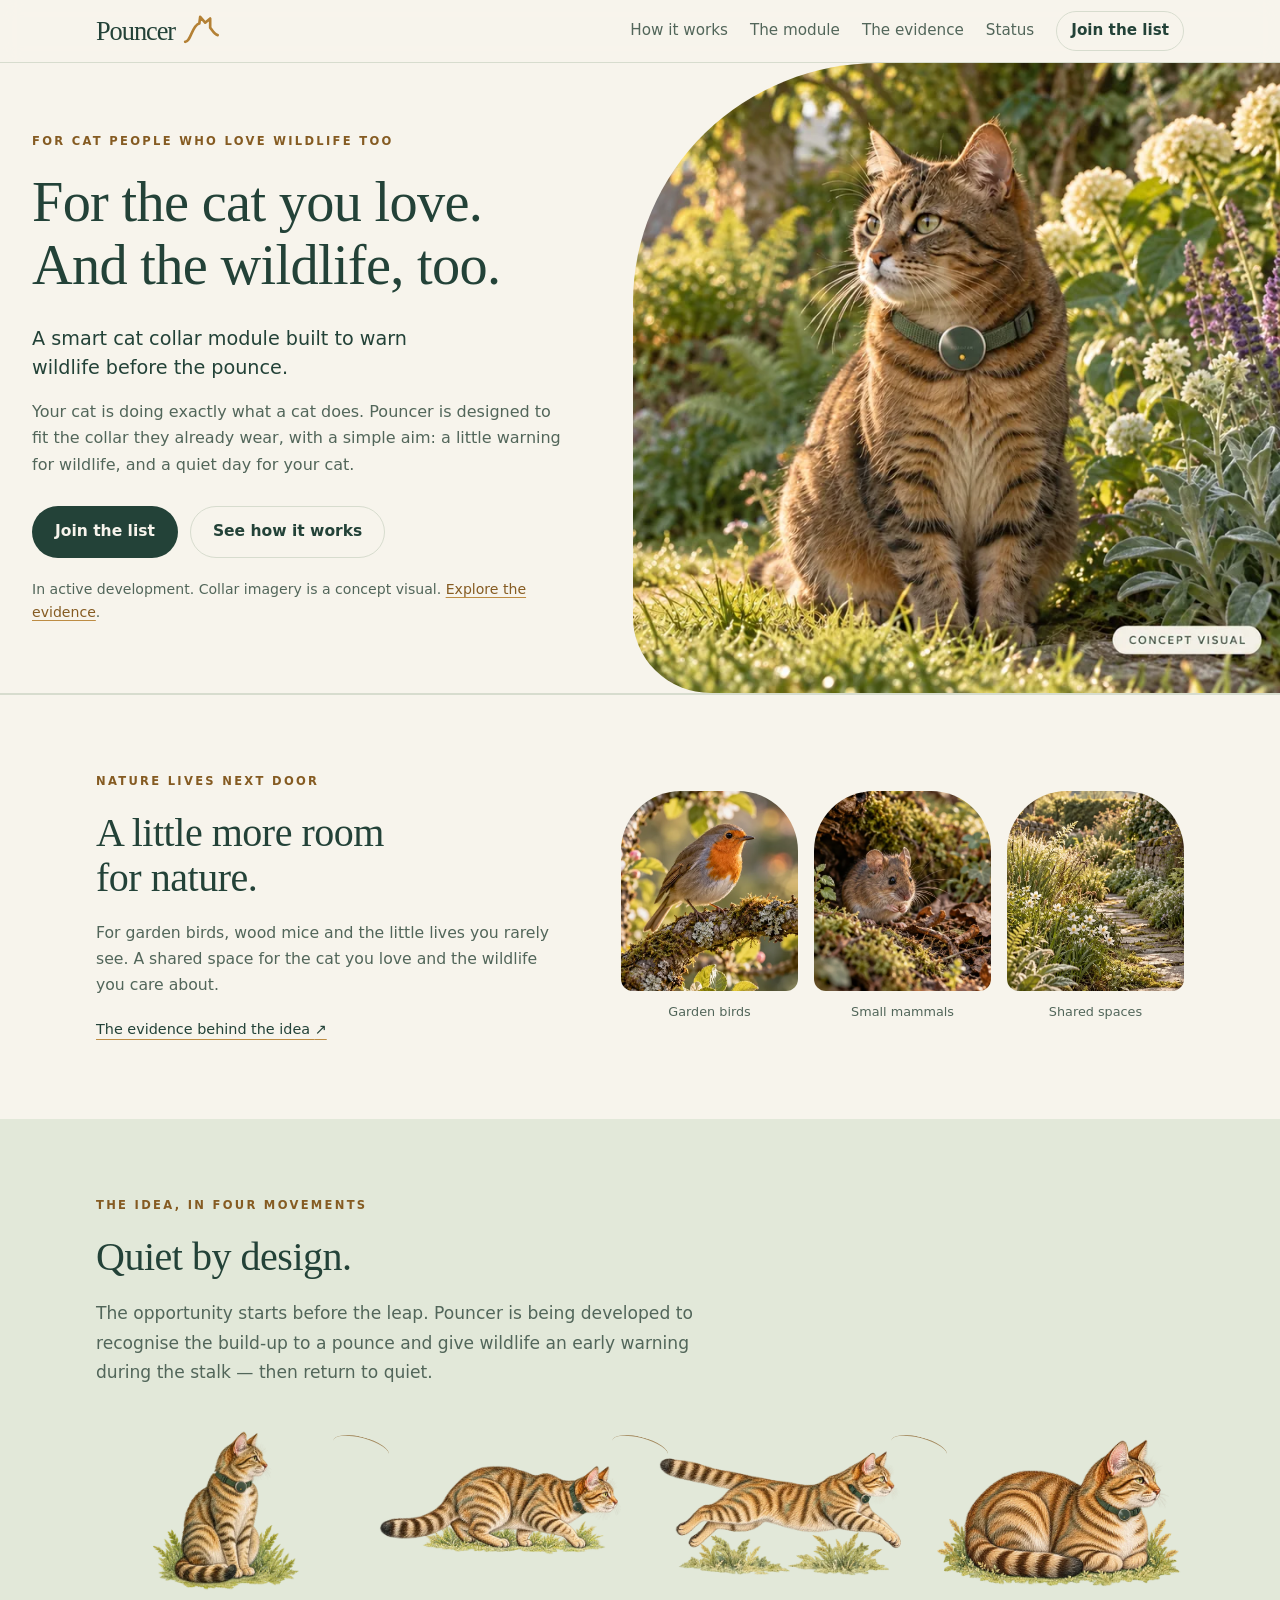
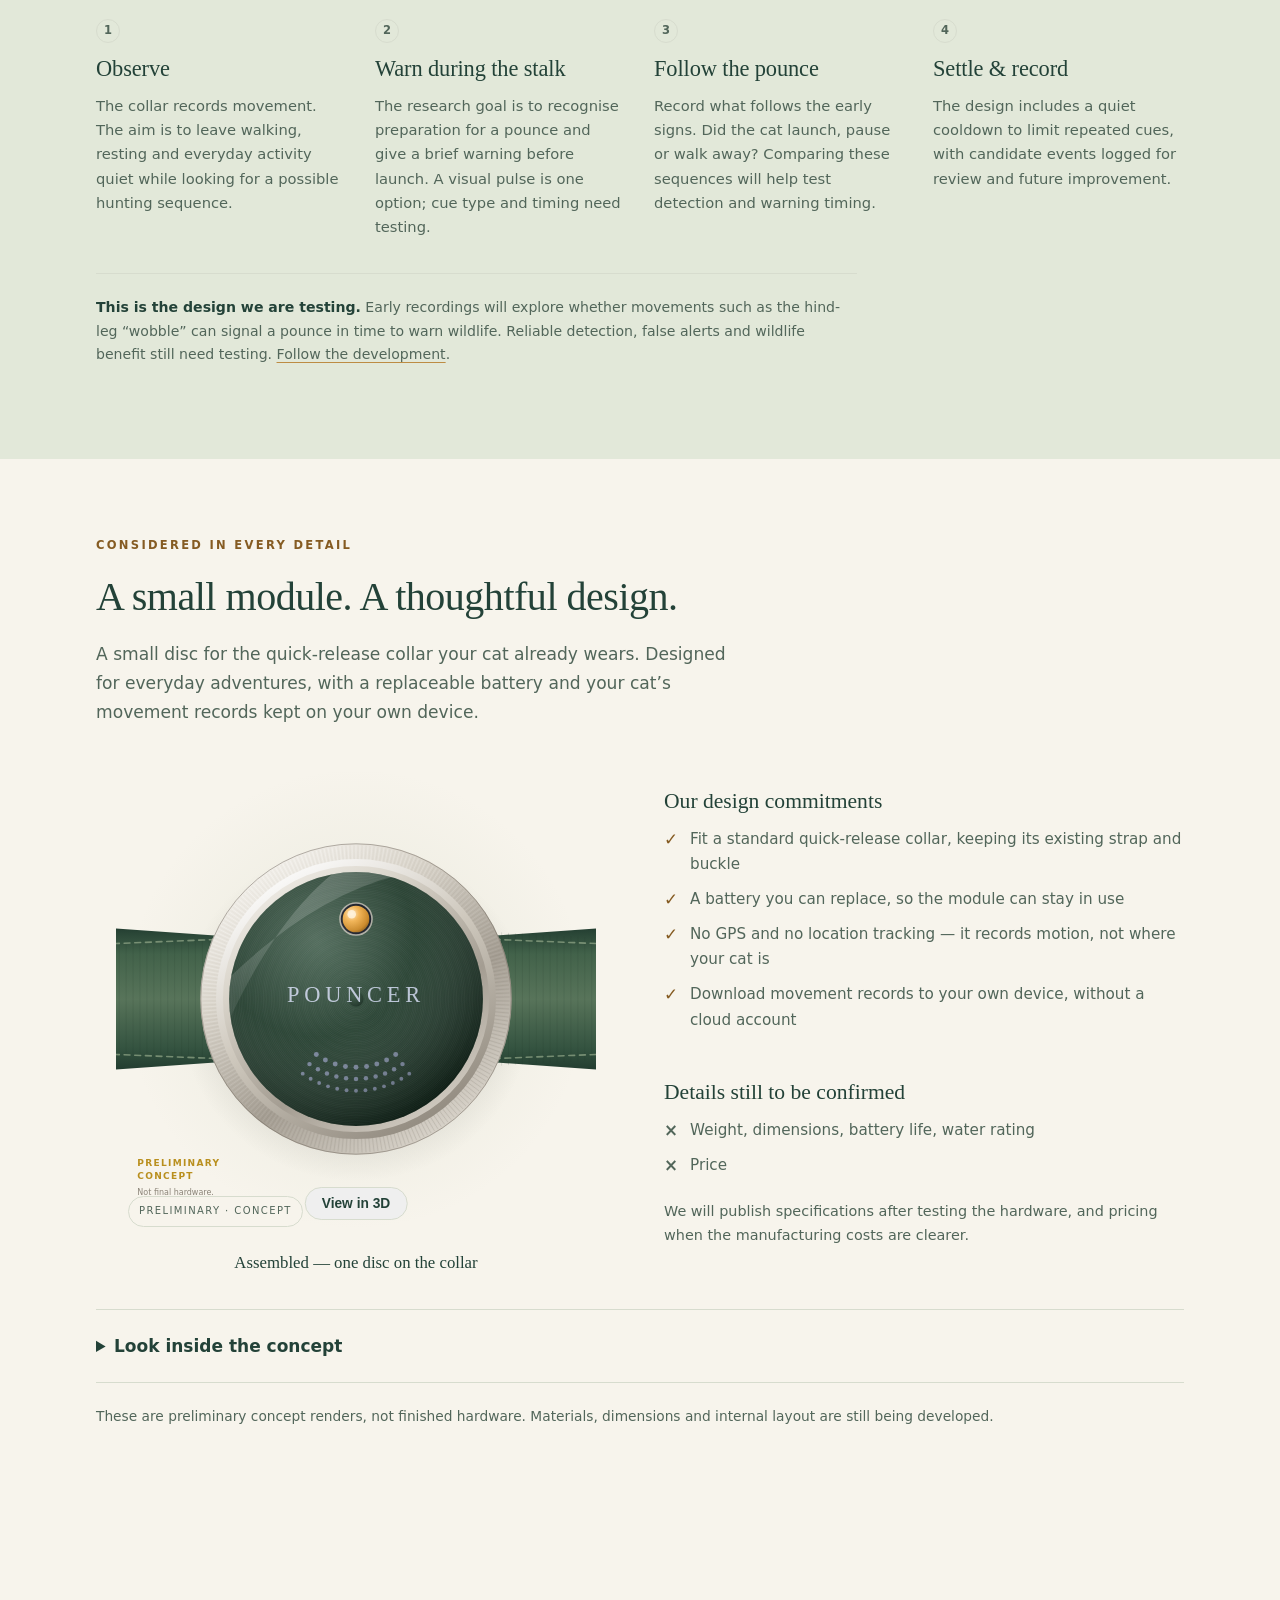
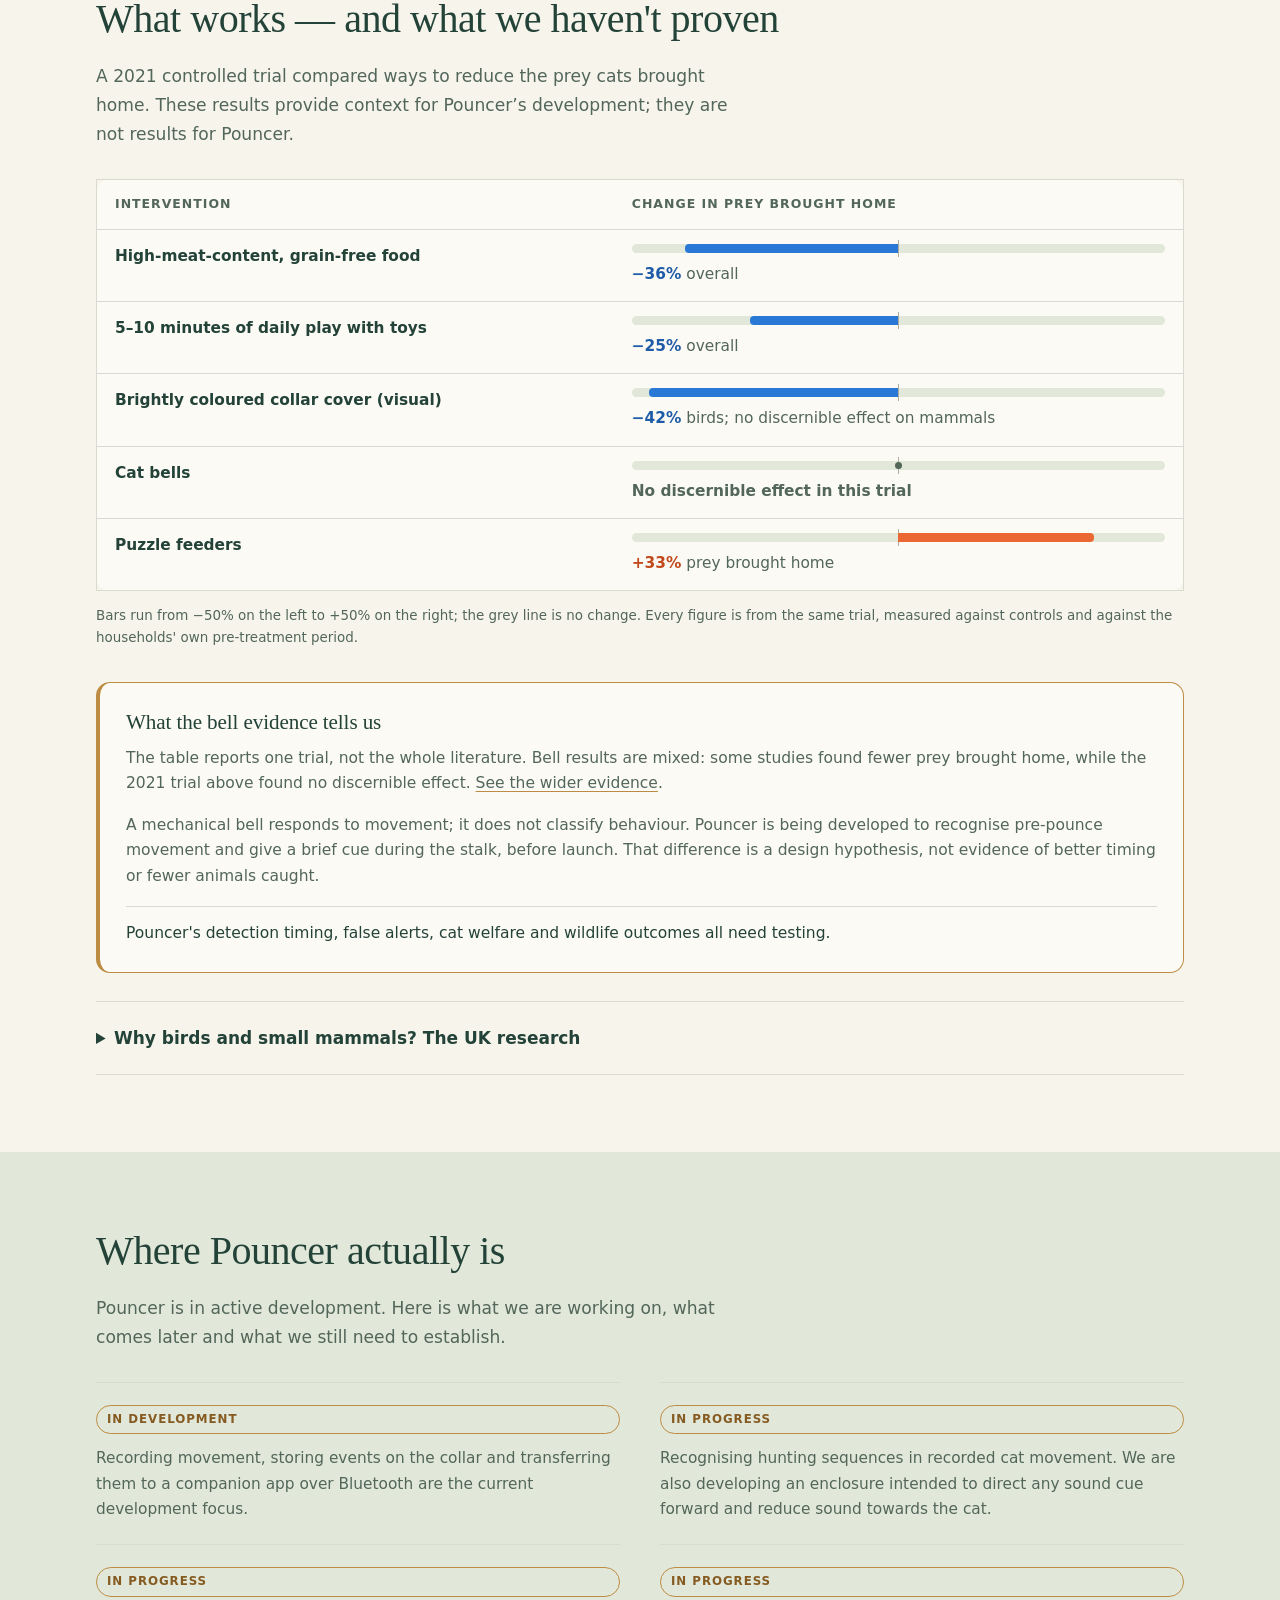
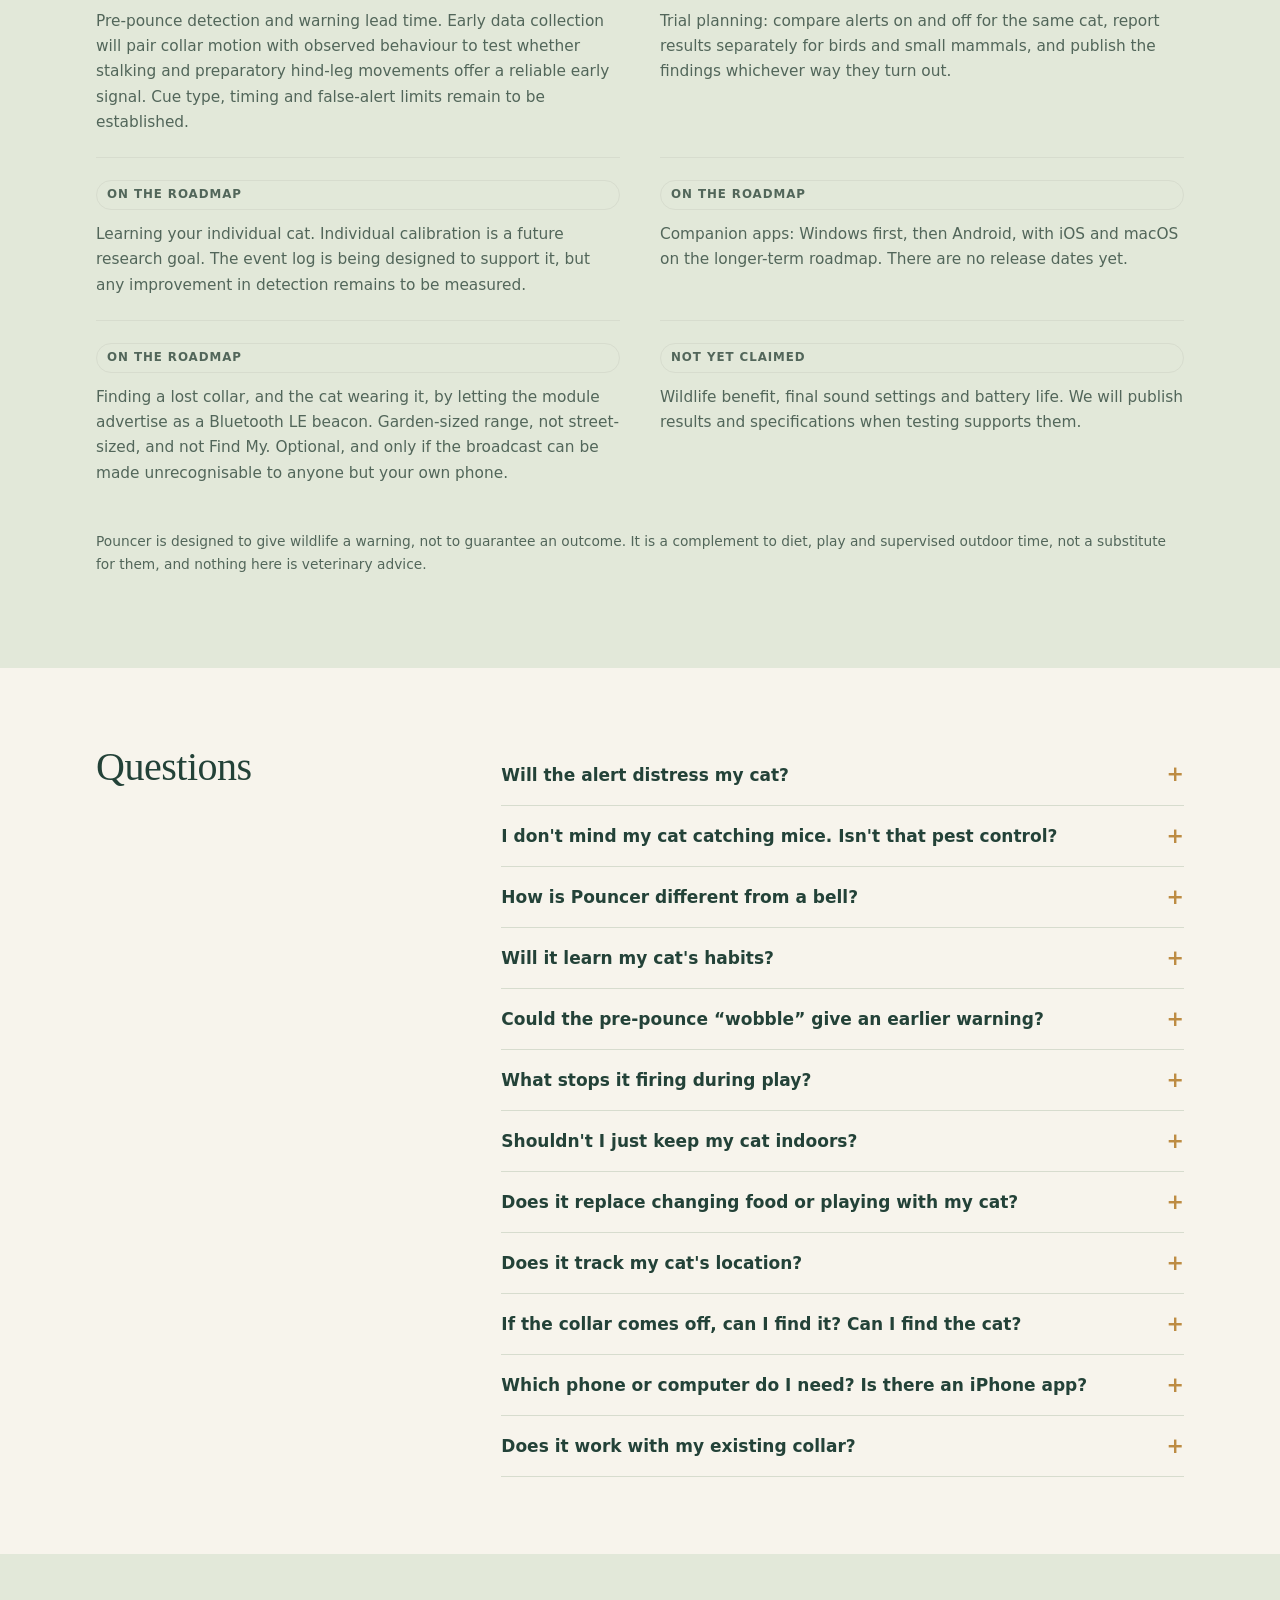
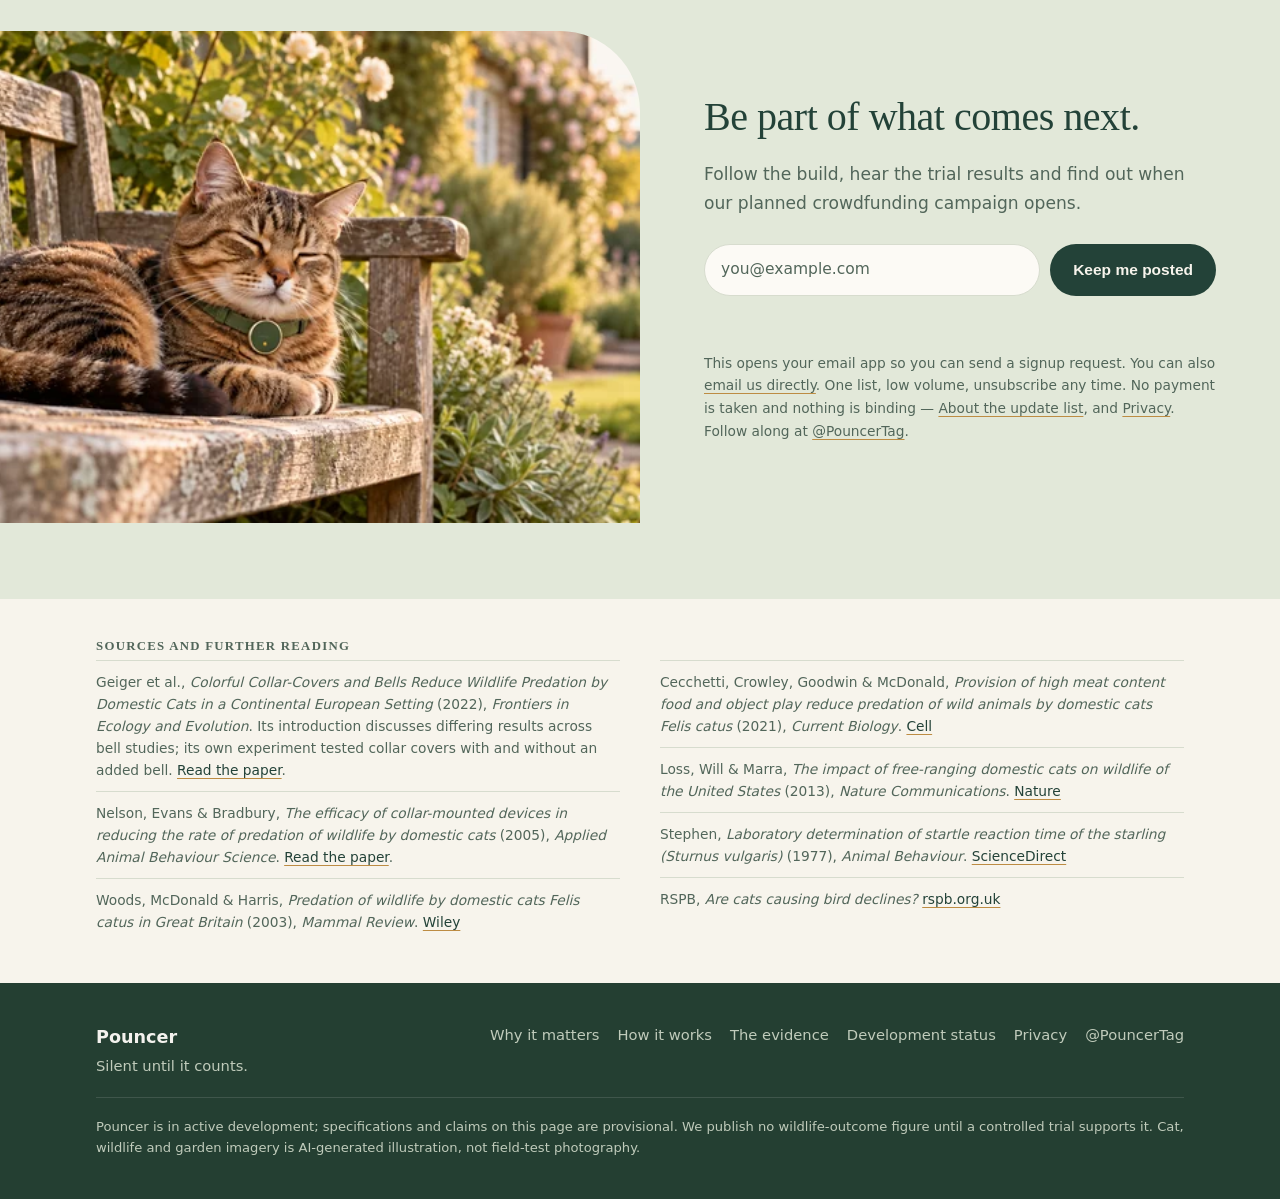
<file: index.html>
<!DOCTYPE html>
<html lang="en-GB">
<head>
<meta charset="utf-8">
<meta name="viewport" content="width=device-width, initial-scale=1">
<title>Pouncer — A Smart Cat Collar Built to Warn Wildlife Before the Pounce</title>
<meta name="description" content="Pouncer is a cat collar module being developed to warn wildlife before a pounce. Explore the idea, the evidence and our progress.">
<link rel="canonical" href="https://pouncer.uk/">
<meta name="theme-color" content="#243f32">

<meta property="og:type" content="website">
<meta property="og:site_name" content="Pouncer">
<meta property="og:title" content="Pouncer — A Smart Cat Collar Built to Warn Wildlife Before the Pounce">
<meta property="og:description" content="For the cat you love and the wildlife you care about. A collar module being developed to give an early warning before a pounce.">
<meta property="og:url" content="https://pouncer.uk/">
<meta property="og:image" content="https://pouncer.uk/assets/img/social-card.jpg">
<meta name="twitter:card" content="summary_large_image">
<meta name="twitter:site" content="@PouncerTag">

<link rel="icon" href="assets/img/favicon.svg" type="image/svg+xml">
<link rel="stylesheet" href="assets/css/styles.css">
<noscript><style>.nav-toggle,.module-load{display:none}.site-nav{display:flex}</style></noscript>
</head>
<body>
<a class="skip-link" href="#main">Skip to content</a>

<header class="site-header">
  <div class="wrap header-inner">
    <a class="brand" href="#top" aria-label="Pouncer home">
      <img src="assets/img/logo.svg" alt="" width="34" height="34" aria-hidden="true">
      <span class="brand-word">Pouncer</span>
    </a>

    <button class="nav-toggle" type="button" aria-expanded="false" aria-controls="site-nav">
      <span class="nav-toggle-bar" aria-hidden="true"></span>
      <span class="sr-only">Menu</span>
    </button>

    <nav id="site-nav" class="site-nav" aria-label="Primary">
      <a href="#how">How it works</a>
      <a href="#product">The module</a>
      <a href="#evidence">The evidence</a>
      <a href="#status">Status</a>
      <a class="nav-cta" href="preorder/">Join the list</a>
    </nav>
  </div>
</header>

<main id="main">

  <section class="hero" id="top">
    <div class="wrap hero-inner">
      <div class="hero-copy">
        <p class="eyebrow">For cat people who love wildlife too</p>
        <h1>For the cat you love.<br>And the wildlife, too.</h1>
        <p class="hero-definition">A smart cat collar module built to warn wildlife before the pounce.</p>
        <p class="lede">
          Your cat is doing exactly what a cat does. Pouncer is designed to fit the collar they already wear,
          with a simple aim: a little warning for wildlife, and a quiet day for your cat.
        </p>
        <div class="hero-actions">
          <a class="btn btn-primary" href="preorder/">Join the list</a>
          <a class="btn btn-ghost" href="#how">See how it works</a>
        </div>
        <p class="hero-note">
          In active development. Collar imagery is a concept visual.
          <a href="#evidence">Explore the evidence</a>.
        </p>
      </div>

      <div class="hero-art">
        <img src="assets/img/garden-cat-collar-1280.webp" srcset="assets/img/garden-cat-collar-640.webp 640w, assets/img/garden-cat-collar-1280.webp 1280w" sizes="(max-width: 880px) 100vw, 55vw" alt="Concept visual of a tabby wearing a collar with a round Pouncer module in a sunlit garden" width="1280" height="720" fetchpriority="high">
      </div>
    </div>
  </section>

  <section class="section nature-story" id="why" aria-labelledby="nature-heading">
    <div class="wrap nature-inner">
      <div class="nature-copy">
        <p class="eyebrow">Nature lives next door</p>
        <h2 id="nature-heading">A little more room for nature.</h2>
        <p>For garden birds, wood mice and the little lives you rarely see. A shared space for the cat you love and the wildlife you care about.</p>
        <a class="text-link" href="#evidence">The evidence behind the idea <span aria-hidden="true">↗</span></a>
      </div>
      <div class="nature-grid">
        <figure><img src="assets/img/robin.webp" alt="A robin perched on a mossy branch" width="545" height="941" loading="lazy"><figcaption>Garden birds</figcaption></figure>
        <figure><img src="assets/img/wood-mouse.webp" alt="A wood mouse beside a mossy log" width="545" height="941" loading="lazy"><figcaption>Small mammals</figcaption></figure>
        <figure><img src="assets/img/garden.webp" alt="A cottage garden path edged with grasses and flowers" width="545" height="941" loading="lazy"><figcaption>Shared spaces</figcaption></figure>
      </div>
    </div>
  </section>

  <section class="section section-how" id="how">
    <div class="wrap">
      <p class="eyebrow">The idea, in four movements</p><h2>Quiet by design.</h2>
      <p class="section-lede">
        The opportunity starts before the leap. Pouncer is being developed to recognise the build-up
        to a pounce and give wildlife an early warning during the stalk — then return to quiet.
      </p>

      <ol class="steps">
        <li class="step">
          <img class="cat-art" src="assets/img/cat-observe.webp" width="600" height="400" alt="A seated tabby watching attentively, wearing a collar with a round Pouncer tag" loading="lazy">
          <span class="step-num">1</span>
          <h3>Observe</h3>
          <p>
            The collar records movement. The aim is to leave walking, resting and everyday
            activity quiet while looking for a possible hunting sequence.
          </p>
        </li>
        <li class="step">
          <img class="cat-art" src="assets/img/cat-stalk.webp" width="600" height="400" alt="A tabby crouching low with its head forward, wearing a collar with a round Pouncer tag" loading="lazy">
          <span class="step-num">2</span>
          <h3>Warn during the stalk</h3>
          <p>
            The research goal is to recognise preparation for a pounce and give a brief warning
            before launch. A visual pulse is one option; cue type and timing need testing.
          </p>
        </li>
        <li class="step">
          <img class="cat-art" src="assets/img/cat-launch.webp" width="600" height="400" alt="A tabby springing forward with its paws extended, wearing a collar with a round Pouncer tag" loading="lazy">
          <span class="step-num">3</span>
          <h3>Follow the pounce</h3>
          <p>
            Record what follows the early signs. Did the cat launch, pause or walk away?
            Comparing these sequences will help test detection and warning timing.
          </p>
        </li>
        <li class="step">
          <img class="cat-art" src="assets/img/cat-settle.webp" width="600" height="400" alt="A tabby resting with its paws tucked and tail curled, wearing a collar with a round Pouncer tag" loading="lazy">
          <span class="step-num">4</span>
          <h3>Settle &amp; record</h3>
          <p>
            The design includes a quiet cooldown to limit repeated cues, with candidate events
            logged for review and future improvement.
          </p>
        </li>
      </ol>

      <p class="callout">
        <strong>This is the design we are testing.</strong> Early recordings will explore whether movements such as the hind-leg “wobble” can signal a pounce in time to warn wildlife. Reliable detection, false alerts and wildlife benefit still need testing. <a href="#status">Follow the development</a>.
      </p>
    </div>
  </section>

  <section class="section section-product" id="product">
    <div class="wrap">
      <p class="eyebrow">Considered in every detail</p><h2>A small module. A thoughtful design.</h2>
      <p class="section-lede">A small disc for the quick-release collar your cat already wears. Designed for everyday adventures, with a replaceable battery and your cat’s movement records kept on your own device.</p>

      <div class="product-overview">
      <div class="module-track" data-module-track>
        <div class="module-sticky">
          <div class="module-stage" data-module-stage data-state="poster"
               data-captions="Assembled — one disc on the collar|The bezel lifts off the case|Under the face: the sounder|The board, and the cell beneath it|Six parts, and the caseback that clips on">
            <figure class="product-figure" data-stage-poster>
              <img src="assets/img/module-disc.svg" alt="Concept render of the Pouncer module: a disc-shaped tag on a natural-fibre collar strap, with a machined bezel, turned face, amber alert lens and an acoustic port." width="900" height="900">
            </figure>
            <div class="module-canvas" data-stage-canvas></div>
            <button class="btn btn-ghost module-load" type="button" data-stage-load>View in 3D</button>
          </div>
          <p class="module-caption" data-stage-caption aria-live="polite">Assembled — one disc on the collar</p>
          <div class="module-controls" hidden><label for="module-explode">Explore the layers</label><input id="module-explode" data-stage-explode type="range" min="0" max="1" step="0.01" value="0"><span>Assembled → Exploded</span></div>
        </div>
      </div>

      <div class="product-facts-grid">
        <div class="product-facts">
          <h3>Our design commitments</h3>
          <ul class="ticks">
            <li>Fit a standard quick-release collar, keeping its existing strap and buckle</li>
            <li>A battery you can replace, so the module can stay in use</li>
            <li>No GPS and no location tracking — it records motion, not where your cat is</li>
            <li>Download movement records to your own device, without a cloud account</li>
          </ul>
        </div>
        <div class="product-facts">
          <h3>Details still to be confirmed</h3>
          <ul class="crosses">
            <li>Weight, dimensions, battery life, water rating</li>
            <li>Price</li>
          </ul>
          <p class="product-note">
            We will publish specifications after testing the hardware, and pricing when the manufacturing costs are clearer.
          </p>
        </div>
      </div>

      </div>

      <details class="design-details"><summary>Look inside the concept</summary>
      <figure class="product-figure product-figure-wide" id="exploded-diagram">
        <div class="figure-scroll">
          <img src="assets/img/module-exploded-disc.svg" alt="Exploded view of the disc: bezel and crystal, dial face, piezo sounder, board carrying the accelerometer and microcontroller, coin cell, and the caseback that clips to the collar." width="980" height="920" loading="lazy">
        </div>
        <figcaption>
          Inside the concept: a motion sensor, electronics, sounder and replaceable battery. The enclosure is being designed to protect them and keep the module serviceable.
        </figcaption>
      </figure>


      </details>
      <p class="fineprint">
        These are preliminary concept renders, not finished hardware. Materials, dimensions and internal layout are still being developed.
      </p>
    </div>
  </section>

  <section class="section section-evidence" id="evidence">
    <div class="wrap">
      <h2>What works — and what we haven't proven</h2>
      <p class="section-lede">
        A 2021 controlled trial compared ways to reduce the prey cats brought home. These results provide context for Pouncer’s development; they are not results for Pouncer.
      </p>

      <div class="table-scroll">
        <table class="evidence-table" role="table">
          <caption class="sr-only">
            Change in prey brought home by intervention, Cecchetti et al. (2021)
          </caption>
          <thead>
            <tr><th scope="col">Intervention</th><th scope="col">Change in prey brought home</th></tr>
          </thead>
          <tbody>
            <tr role="row">
              <th role="rowheader" scope="row">High-meat-content, grain-free food</th>
              <td role="cell">
                <div class="dbar" aria-hidden="true"><span class="dbar-fill dbar-neg" style="width:40%"></span></div>
                <span class="delta delta-down">−36%</span> overall
              </td>
            </tr>
            <tr role="row">
              <th role="rowheader" scope="row">5–10 minutes of daily play with toys</th>
              <td role="cell">
                <div class="dbar" aria-hidden="true"><span class="dbar-fill dbar-neg" style="width:27.8%"></span></div>
                <span class="delta delta-down">−25%</span> overall
              </td>
            </tr>
            <tr role="row">
              <th role="rowheader" scope="row">Brightly coloured collar cover (visual)</th>
              <td role="cell">
                <div class="dbar" aria-hidden="true"><span class="dbar-fill dbar-neg" style="width:46.7%"></span></div>
                <span class="delta delta-down">−42%</span> birds; no discernible effect on mammals
              </td>
            </tr>
            <tr role="row">
              <th role="rowheader" scope="row">Cat bells</th>
              <td role="cell">
                <div class="dbar" aria-hidden="true"><span class="dbar-zero"></span></div>
                <span class="delta delta-flat">No discernible effect in this trial</span>
              </td>
            </tr>
            <tr role="row">
              <th role="rowheader" scope="row">Puzzle feeders</th>
              <td role="cell">
                <div class="dbar" aria-hidden="true"><span class="dbar-fill dbar-pos" style="width:36.7%"></span></div>
                <span class="delta delta-up">+33%</span> prey brought home
              </td>
            </tr>
          </tbody>
        </table>
      </div>

      <p class="viz-note viz-note-table">
        Bars run from −50% on the left to +50% on the right; the grey line is no change. Every
        figure is from the same trial, measured against controls and against the households' own
        pre-treatment period.
      </p>

      <div class="verdict">
        <h3>What the bell evidence tells us</h3>
        <p>The table reports one trial, not the whole literature. Bell results are mixed: some studies found fewer prey brought home, while the 2021 trial above found no discernible effect. <a href="#source-bells">See the wider evidence</a>.</p>
        <p>A mechanical bell responds to movement; it does not classify behaviour. Pouncer is being developed to recognise pre-pounce movement and give a brief cue during the stalk, before launch. That difference is a design hypothesis, not evidence of better timing or fewer animals caught.</p>
        <p class="verdict-foot">Pouncer's detection timing, false alerts, cat welfare and wildlife outcomes all need testing.</p>
      </div>
      <details class="research-details"><summary>Why birds and small mammals? The UK research</summary><p>A 2003 study estimated roughly 92 million prey items brought home by British cats between April and August. These are historical estimates of prey returned, not a measure of current population decline. The RSPB finds no clear evidence that cat predation drives UK bird declines.</p><figure class="viz viz-root">
        <figcaption class="viz-title">Prey brought home by British cats, April–August</figcaption>

        <div class="bar" role="img"
             aria-label="Of roughly 92 million prey items brought home, 57 million were mammals, 27 million were birds and 5 million were reptiles and amphibians; the remainder were unidentified.">
          <span class="bar-seg bar-seg-1" style="flex-grow: 57"></span>
          <span class="bar-seg bar-seg-2" style="flex-grow: 27"></span>
          <span class="bar-seg bar-seg-3" style="flex-grow: 5"></span>
        </div>

        <ul class="viz-key">
          <li><svg class="key-glyph key-glyph-1" viewBox="0 0 60 40" aria-hidden="true"><path d="M8 28 C8 16 18 10 28 12 C38 14 44 20 44 28"/><circle class="key-glyph-dot" cx="17" cy="14" r="4"/><path d="M44 28 C52 28 55 22 52 17"/></svg>
            <span class="key-name">Mammals</span>
            <span class="key-value">57m</span>
            <span class="key-note">voles, shrews, wood mice</span>
          </li>
          <li><svg class="key-glyph key-glyph-2" viewBox="0 0 60 40" aria-hidden="true"><path d="M6 24 q 10 -12 20 -2"/><path d="M26 22 q 10 -12 20 -2"/></svg>
            <span class="key-name">Birds</span>
            <span class="key-value">27m</span>
            <span class="key-note">at least 44 wild species</span>
          </li>
          <li><svg class="key-glyph key-glyph-3" viewBox="0 0 60 40" aria-hidden="true"><path d="M10 26 C16 16 28 14 36 19 C44 24 50 22 52 16"/><path d="M18 22 L14 30"/><path d="M32 20 L34 30"/><circle class="key-glyph-dot" cx="12" cy="24" r="2.6"/></svg>
            <span class="key-name">Reptiles &amp; amphibians</span>
            <span class="key-value">5m</span>
            <span class="key-note">frogs, newts, slow-worms</span>
          </li>
        </ul>

        <p class="viz-note">
          Woods, McDonald &amp; Harris (2003), <i>Mammal Review</i>. The three groups shown account
          for 89&nbsp;million of roughly 92&nbsp;million items.
        </p>
      </figure></details>
    </div>
  </section>

  <section class="section section-status" id="status">
    <div class="wrap">
      <h2>Where Pouncer actually is</h2>
      <p class="section-lede">
        Pouncer is in active development. Here is what we are working on, what comes later and what we still need to establish.
      </p>

      <ul class="status-list">
        <li>
          <span class="status-tag status-tag-wip">In development</span>
          <p>
            Recording movement, storing events on the collar and transferring them to a companion app over Bluetooth are the current development focus.
          </p>
        </li>
        <li>
          <span class="status-tag status-tag-wip">In progress</span>
          <p>
            Recognising hunting sequences in recorded cat movement. We are also developing an enclosure intended to direct any sound cue forward and reduce sound towards the cat.
          </p>
        </li>
        <li>
          <span class="status-tag status-tag-wip">In progress</span>
          <p>
            Pre-pounce detection and warning lead time. Early data collection will pair collar motion
            with observed behaviour to test whether stalking and preparatory hind-leg movements
            offer a reliable early signal. Cue type, timing and false-alert limits remain to be established.
          </p>
        </li>
        <li>
          <span class="status-tag status-tag-wip">In progress</span>
          <p>
            Trial planning: compare alerts on and off for the same cat, report results separately for birds and small mammals, and publish the findings whichever way they turn out.
          </p>
        </li>
        <li>
          <span class="status-tag status-tag-open">On the roadmap</span>
          <p>
            Learning your individual cat. Individual calibration is a future research goal. The event log is being designed to support it, but any improvement in detection remains to be measured.
          </p>
        </li>
        <li>
          <span class="status-tag status-tag-open">On the roadmap</span>
          <p>
            Companion apps: Windows first, then Android, with iOS and macOS on the longer-term roadmap. There are no release dates yet.
          </p>
        </li>
        <li>
          <span class="status-tag status-tag-open">On the roadmap</span>
          <p>
            Finding a lost collar, and the cat wearing it, by letting the module advertise as a
            Bluetooth&nbsp;LE beacon. Garden-sized range, not street-sized, and not Find My.
            Optional, and only if the broadcast can be made unrecognisable to anyone but your own
            phone.
          </p>
        </li>
        <li>
          <span class="status-tag status-tag-open">Not yet claimed</span>
          <p>
            Wildlife benefit, final sound settings and battery life. We will publish results and specifications when testing supports them.
          </p>
        </li>
      </ul>

      <p class="fineprint">
        Pouncer is designed to give wildlife a warning, not to guarantee an outcome. It is a
        complement to diet, play and supervised outdoor time, not a substitute for them, and
        nothing here is veterinary advice.
      </p>
    </div>
  </section>

  <section class="section section-faq" id="faq">
    <div class="wrap narrow">
      <h2>Questions</h2>

      <details>
        <summary>Will the alert distress my cat?</summary>
        <p>Cat comfort is a design priority. Any sound cue is intended to be brief and directed away from the cat’s ears. The cue type, volume and frequency of alerts must be assessed in welfare testing before they are finalised.</p>
      </details>

      <details>
        <summary>I don't mind my cat catching mice. Isn't that pest control?</summary>
        <p>Small mammals in gardens include native wildlife such as wood mice, voles and shrews. Pouncer is being developed to recognise the cat’s movement, not identify the animal it is hunting, so it would not distinguish a wood mouse from a house mouse.</p>
      </details>

      <details>
        <summary>How is Pouncer different from a bell?</summary>
        <p>Pouncer is being developed to recognise motion patterns and choose when to give a cue. A bell is a mechanical sound-maker, with mixed results across wildlife studies. We have not demonstrated that Pouncer warns earlier or reduces catches more effectively. <a href="#evidence">Read the evidence and the limits</a>.</p>
      </details>

      <details>
        <summary>Will it learn my cat's habits?</summary>
        <p>Personalisation is a future research goal. The first detection model is being developed from recorded movement; event records could later help us explore differences between cats. Any improvement still needs to be measured.</p>
      </details>

      <details>
        <summary>Could the pre-pounce “wobble” give an earlier warning?</summary>
        <p>That is one of the signals we want to investigate. The question is whether preparatory hind-leg movements produce a recognisable pattern at the collar, early enough to give a useful cue. We need synchronised video and motion data, including play and abandoned stalks, before claiming that they do.</p>
        <p><a href="https://www.nature.com/articles/s41598-021-92896-4" rel="noopener">Research using harness-mounted accelerometers</a> has classified cat behaviours. It does not establish pre-pounce prediction by Pouncer or show that a warning will protect wildlife.</p>
      </details>

      <details>
        <summary>What stops it firing during play?</summary>
        <p>
          That remains an open testing question: play can include stalking and pouncing too.
          We will compare hunting, play and ordinary movement in recorded data, including
          sequences that do not end in a pounce. Confidence thresholds and cooldowns are design
          tools, not yet proof that false alerts have been solved.
        </p>
      </details>

      <details>
        <summary>Shouldn't I just keep my cat indoors?</summary>
        <p>Keeping a cat indoors prevents it from hunting outdoor wildlife. Supervised outdoor time or an enclosed garden can also limit access to prey. Pouncer is being developed for owners whose cats roam outdoors; it cannot guarantee that wildlife will be safe.</p>
      </details>

      <details>
        <summary>Does it replace changing food or playing with my cat?</summary>
        <p>No. Daily play and a dietary intervention reduced prey brought home in the trial above. Pouncer is intended to complement your cat’s care. Discuss any change of diet with your vet.</p>
      </details>

      <details>
        <summary>Does it track my cat's location?</summary>
        <p>No. The design records movement, not location, and has no GPS. Movement records are intended to stay on the collar until you download them over Bluetooth. The optional proximity feature described below would indicate how close the collar is, without calculating its position.</p>
      </details>

      <details>
        <summary>If the collar comes off, can I find it? Can I find the cat?</summary>
        <p>An optional Bluetooth proximity feature is on the roadmap, outside the first release. It would help a nearby phone indicate whether you are getting closer to the collar, rather than show a location on a map.</p><p>The target is garden-sized coverage; actual range needs testing and will depend on obstacles. It is not intended to find a cat streets away, and it is not part of Apple’s Find My or Google’s Find My Device network.</p><p>Privacy is a condition of developing this feature: it would be optional, and we will not release it unless its broadcast can be made unrecognisable to anyone except the paired phone.</p>
      </details>

      <details>
        <summary>Which phone or computer do I need? Is there an iPhone app?</summary>
        <p>Windows desktop is the first target, followed by Android. iOS and macOS are on the longer-term roadmap, with no release dates yet. The shared software core is designed to support additional platforms without rewriting the movement analysis.</p>
      </details>

      <details>
        <summary>Does it work with my existing collar?</summary>
        <p>
          It is designed as a compact module for standard quick-release collars, so the
          break-away safety mechanism you already use stays in place.
        </p>
      </details>
    </div>
  </section>

  <section class="section section-updates" id="updates">
    <div class="updates-photo"><img src="assets/img/resting-cat-1280.webp" srcset="assets/img/resting-cat-640.webp 640w, assets/img/resting-cat-1280.webp 1280w" sizes="(max-width: 880px) 100vw, 50vw" width="1280" height="720" loading="lazy" alt="Concept visual of a relaxed tabby wearing a collar with a round Pouncer tag on a garden bench"></div>
    <div class="wrap narrow">
      <h2>Be part of what comes next.</h2>
      <p class="section-lede">
        Follow the build, hear the trial results and find out when our planned crowdfunding campaign opens.
      </p>

      <form class="signup" id="signup-form" data-endpoint="" novalidate>
        <label class="sr-only" for="email">Email address</label>
        <input id="email" name="email" type="email" inputmode="email" autocomplete="email"
               placeholder="you@example.com" required>
        <button class="btn btn-primary" type="submit">Keep me posted</button>
        <p class="form-status" id="form-status" role="status" aria-live="polite"></p>
      </form>

      <p class="fineprint">
        This opens your email app so you can send a signup request. You can also <a href="mailto:hello@pouncer.uk?subject=Pouncer%20launch%20updates">email us directly</a>. One list, low volume, unsubscribe any time. No payment is taken and nothing is binding —
        <a href="preorder/">About the update list</a>, and
        <a href="privacy/">Privacy</a>. Follow along at
        <a href="https://twitter.com/PouncerTag" rel="noopener">@PouncerTag</a>.
      </p>
    </div>
  </section>

  <section class="section section-sources">
    <div class="wrap narrow">
      <h2 class="sources-heading">Sources and further reading</h2>
      <ul class="sources">
        <li id="source-bells">Geiger et al., <i>Colorful Collar-Covers and Bells Reduce Wildlife Predation by Domestic Cats in a Continental European Setting</i> (2022), <i>Frontiers in Ecology and Evolution</i>. Its introduction discusses differing results across bell studies; its own experiment tested collar covers with and without an added bell. <a href="https://www.frontiersin.org/journals/ecology-and-evolution/articles/10.3389/fevo.2022.850442/full" rel="noopener">Read the paper</a>.</li>
        <li>Nelson, Evans &amp; Bradbury, <i>The efficacy of collar-mounted devices in reducing the rate of predation of wildlife by domestic cats</i> (2005), <i>Applied Animal Behaviour Science</i>. <a href="https://doi.org/10.1016/j.applanim.2005.04.003" rel="noopener">Read the paper</a>.</li>
        <li>
          Woods, McDonald &amp; Harris, <i>Predation of wildlife by domestic cats Felis catus in
          Great Britain</i> (2003), <i>Mammal Review</i>.
          <a href="https://onlinelibrary.wiley.com/doi/10.1046/j.1365-2907.2003.00017.x" rel="noopener">Wiley</a>
        </li>
        <li>
          Cecchetti, Crowley, Goodwin &amp; McDonald, <i>Provision of high meat content food and
          object play reduce predation of wild animals by domestic cats Felis catus</i> (2021),
          <i>Current Biology</i>.
          <a href="https://www.cell.com/current-biology/fulltext/S0960-9822(20)31896-0" rel="noopener">Cell</a>
        </li>
        <li>
          Loss, Will &amp; Marra, <i>The impact of free-ranging domestic cats on wildlife of the
          United States</i> (2013), <i>Nature Communications</i>.
          <a href="https://www.nature.com/articles/ncomms2380" rel="noopener">Nature</a>
        </li>
        <li>
          Stephen, <i>Laboratory determination of startle reaction time of the starling (Sturnus
          vulgaris)</i> (1977), <i>Animal Behaviour</i>.
          <a href="https://www.sciencedirect.com/science/article/abs/pii/000334727790121X" rel="noopener">ScienceDirect</a>
        </li>
        <li>
          RSPB, <i>Are cats causing bird declines?</i>
          <a href="https://www.rspb.org.uk/birds-and-wildlife/advice/gardening-for-wildlife/animal-deterrents/cats-and-garden-birds/" rel="noopener">rspb.org.uk</a>
        </li>
      </ul>
    </div>
  </section>
</main>

<footer class="site-footer">
  <div class="wrap footer-inner">
    <div>
      <p class="footer-brand">Pouncer</p>
      <p class="footer-tag">Silent until it counts.</p>
    </div>
    <nav class="footer-links" aria-label="Footer">
      <a href="#why">Why it matters</a>
      <a href="#how">How it works</a>
      <a href="#evidence">The evidence</a>
      <a href="#status">Development status</a>
      <a href="privacy/">Privacy</a>
      <a href="https://twitter.com/PouncerTag" rel="noopener">@PouncerTag</a>
    </nav>
    <p class="footer-legal">
      Pouncer is in active development; specifications and claims on this page are provisional.
      We publish no wildlife-outcome figure until a controlled trial supports it.
      Cat, wildlife and garden imagery is AI-generated illustration, not field-test photography.
    </p>
  </div>
</footer>

<script src="assets/js/main.js" defer></script>
<script type="importmap">
{
  "imports": {
    "three": "./assets/3d/vendor/three.module.js",
    "three/addons/": "./assets/3d/vendor/addons/"
  }
}
</script>
<script type="module" src="assets/js/module-stage.js"></script>
</body>
</html>
</file>
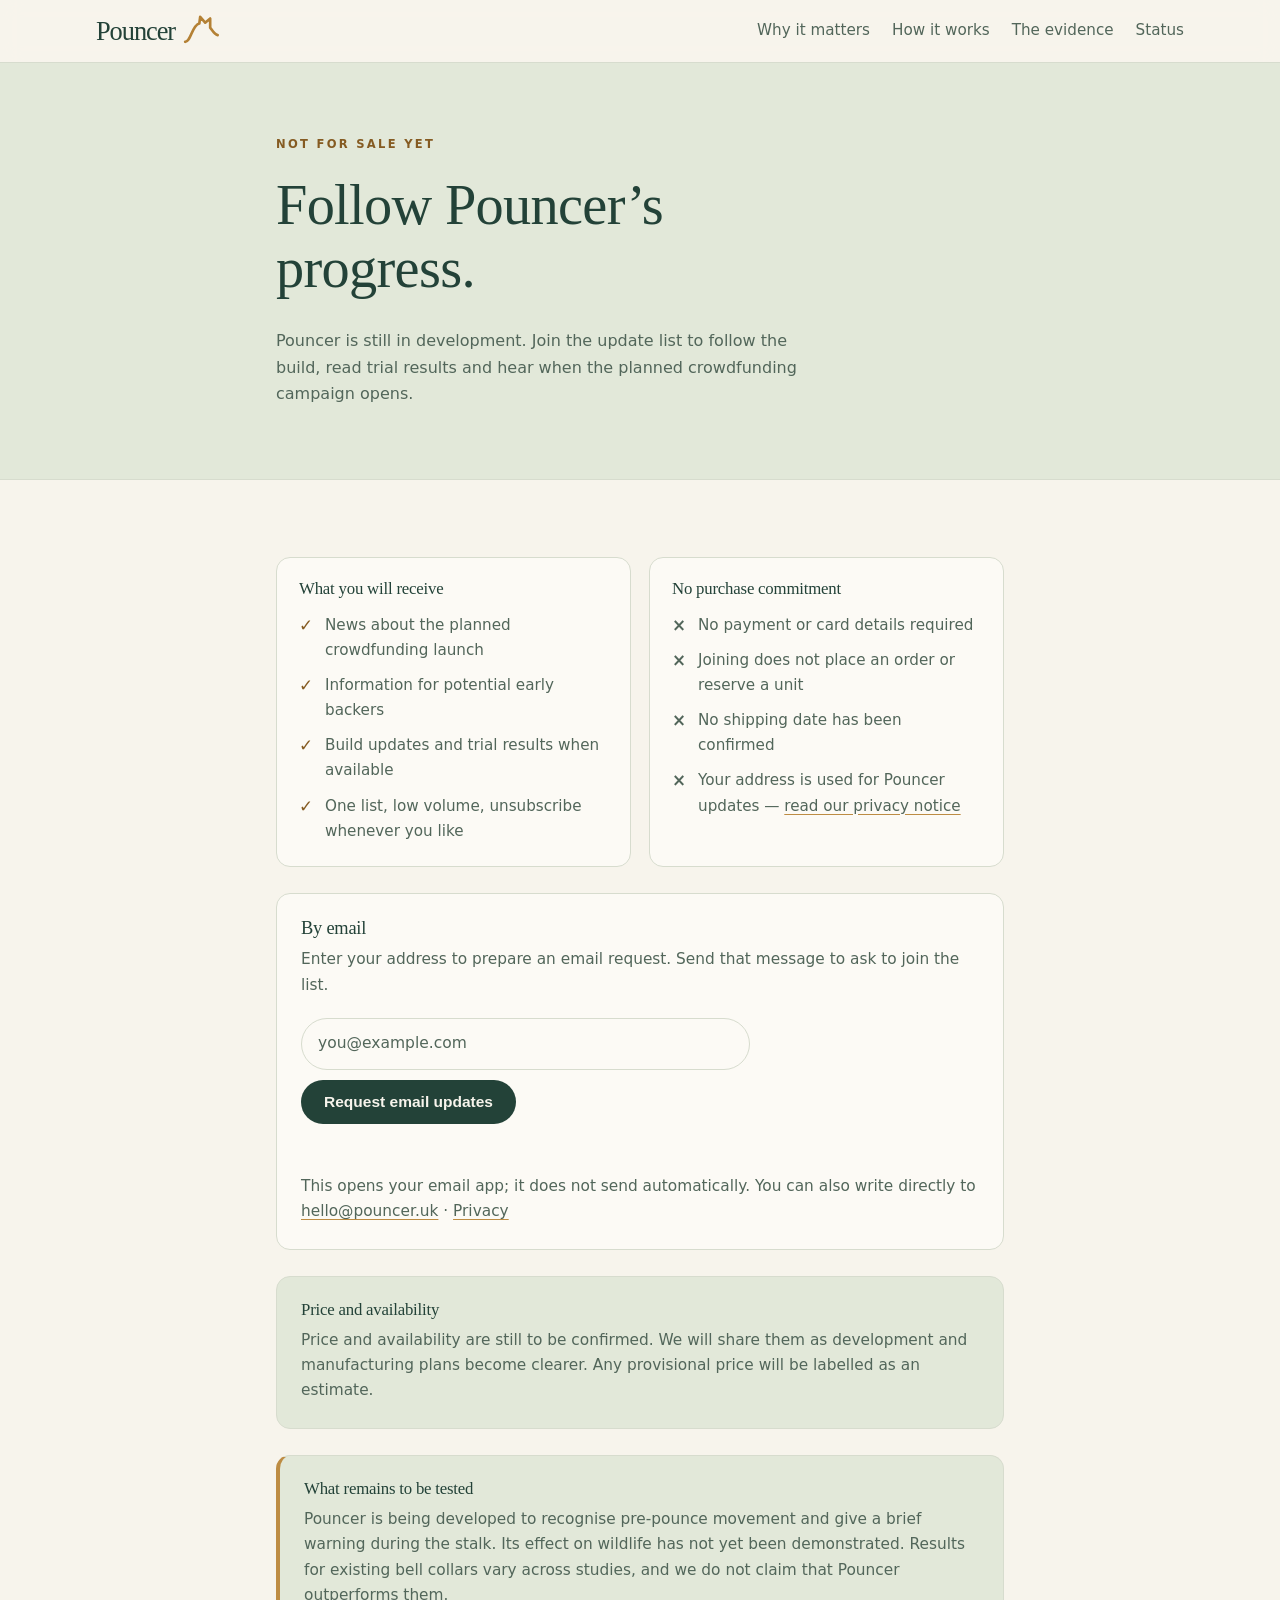
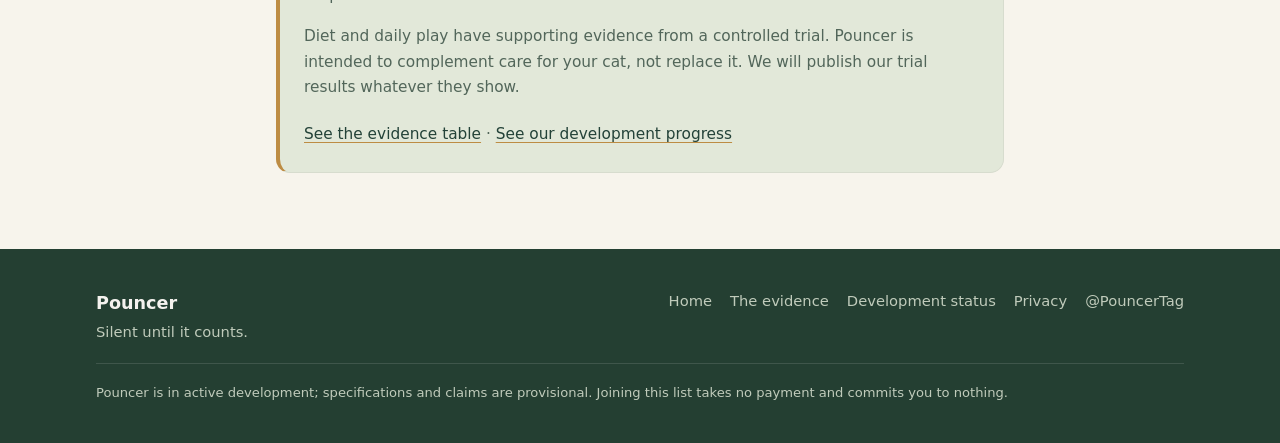
<file: preorder/index.html>
<!DOCTYPE html>
<html lang="en-GB">
<head>
<meta charset="utf-8">
<meta name="viewport" content="width=device-width, initial-scale=1">
<title>Pouncer — Join the update list</title>
<meta name="description" content="Pouncer is not for sale yet. Request occasional email updates on development, trial results and the planned crowdfunding campaign. No payment or order required.">
<link rel="canonical" href="https://pouncer.uk/preorder/">
<meta name="theme-color" content="#243f32">

<meta property="og:type" content="website">
<meta property="og:site_name" content="Pouncer">
<meta property="og:title" content="Join the Pouncer update list">
<meta property="og:description" content="Not for sale yet. Join the list and hear first when the campaign opens.">
<meta property="og:url" content="https://pouncer.uk/preorder/">
<meta property="og:image" content="https://pouncer.uk/assets/img/social-card.jpg">
<meta name="twitter:card" content="summary_large_image">
<meta name="twitter:site" content="@PouncerTag">

<link rel="icon" href="../assets/img/favicon.svg" type="image/svg+xml">
<link rel="stylesheet" href="../assets/css/styles.css">
<noscript><style>.nav-toggle{display:none}.site-nav{display:flex}</style></noscript>
</head>
<body>
<a class="skip-link" href="#main">Skip to content</a>

<header class="site-header">
  <div class="wrap header-inner">
    <a class="brand" href="../" aria-label="Pouncer home">
      <img src="../assets/img/logo.svg" alt="" width="34" height="34" aria-hidden="true">
      <span class="brand-word">Pouncer</span>
    </a>

    <button class="nav-toggle" type="button" aria-expanded="false" aria-controls="site-nav">
      <span class="nav-toggle-bar" aria-hidden="true"></span>
      <span class="sr-only">Menu</span>
    </button>

    <nav id="site-nav" class="site-nav" aria-label="Primary">
      <a href="../#why">Why it matters</a>
      <a href="../#how">How it works</a>
      <a href="../#evidence">The evidence</a>
      <a href="../#status">Status</a>
    </nav>
  </div>
</header>

<main id="main">

  <section class="hero hero-slim">
    <div class="wrap narrow">
      <p class="eyebrow">Not for sale yet</p>
      <h1>Follow Pouncer’s progress.</h1>
      <p class="lede">
        Pouncer is still in development. Join the update list to follow the build, read trial results and hear when the planned crowdfunding campaign opens.
      </p>
    </div>
  </section>

  <section class="section">
    <div class="wrap narrow">

      <div class="promise">
        <div class="promise-col">
          <h2 class="promise-title">What you will receive</h2>
          <ul class="ticks">
            <li>News about the planned crowdfunding launch</li>
            <li>Information for potential early backers</li>
            <li>Build updates and trial results when available</li>
            <li>One list, low volume, unsubscribe whenever you like</li>
          </ul>
        </div>
        <div class="promise-col">
          <h2 class="promise-title">No purchase commitment</h2>
          <ul class="crosses">
            <li>No payment or card details required</li>
            <li>Joining does not place an order or reserve a unit</li>
            <li>No shipping date has been confirmed</li>
            <li>Your address is used for Pouncer updates — <a href="../privacy/">read our privacy notice</a></li>
          </ul>
        </div>
      </div>

      <div class="channels">
        <article class="channel">
          <h2>By email</h2>
          <p>Enter your address to prepare an email request. Send that message to ask to join the list.</p>

          <form class="signup signup-stacked" id="signup-form" data-endpoint="" novalidate>
            <label class="sr-only" for="email">Email address</label>
            <input id="email" name="email" type="email" inputmode="email" autocomplete="email"
                   placeholder="you@example.com" required>
            <button class="btn btn-primary" type="submit">Request email updates</button>
            <p class="form-status" id="form-status" role="status" aria-live="polite"></p>
          </form>

          <p class="channel-foot">
            This opens your email app; it does not send automatically. You can also write directly to
            <a href="mailto:hello@pouncer.uk?subject=Pouncer%20launch%20updates">hello@pouncer.uk</a>
            · <a href="../privacy/">Privacy</a>
          </p>
        </article>

        <!-- WhatsApp: hidden until a number is configured. Set WHATSAPP_NUMBER
             at the top of assets/js/main.js — see website/README.md. -->
        <article class="channel channel-whatsapp" id="whatsapp-channel" hidden>
          <h2>By WhatsApp</h2>
          <p>
            Prefer a message to an inbox? Send us one and we will add you to the same list. Launch
            notice only — we will not message you about anything else.
          </p>
          <a class="btn btn-primary" id="whatsapp-link" href="#">Message us on WhatsApp</a>
          <p class="channel-foot">
            Opens WhatsApp with a short message ready to send. Your number stays with us and is
            used only to tell you when Pouncer is ready.
          </p>
        </article>
      </div>

      <div class="price-note">
        <h2>Price and availability</h2>
        <p>
          Price and availability are still to be confirmed. We will share them as development and manufacturing plans become clearer. Any provisional price will be labelled as an estimate.
        </p>
      </div>

      <div class="reassure">
        <h2>What remains to be tested</h2>
        <p>
          Pouncer is being developed to recognise pre-pounce movement and give a brief warning during the stalk. Its effect on wildlife has not yet been demonstrated. Results for existing bell collars vary across studies, and we do not claim that Pouncer outperforms them.
        </p>
        <p>Diet and daily play have supporting evidence from a controlled trial. Pouncer is intended to complement care for your cat, not replace it. We will publish our trial results whatever they show.</p>
        <p class="reassure-links">
          <a href="../#evidence">See the evidence table</a> ·
          <a href="../#status">See our development progress</a>
        </p>
      </div>

    </div>
  </section>
</main>

<footer class="site-footer">
  <div class="wrap footer-inner">
    <div>
      <p class="footer-brand">Pouncer</p>
      <p class="footer-tag">Silent until it counts.</p>
    </div>
    <nav class="footer-links" aria-label="Footer">
      <a href="../">Home</a>
      <a href="../#evidence">The evidence</a>
      <a href="../#status">Development status</a>
      <a href="../privacy/">Privacy</a>
      <a href="https://twitter.com/PouncerTag" rel="noopener">@PouncerTag</a>
    </nav>
    <p class="footer-legal">
      Pouncer is in active development; specifications and claims are provisional. Joining this
      list takes no payment and commits you to nothing.
    </p>
  </div>
</footer>

<script src="../assets/js/main.js" defer></script>
</body>
</html>
</file>
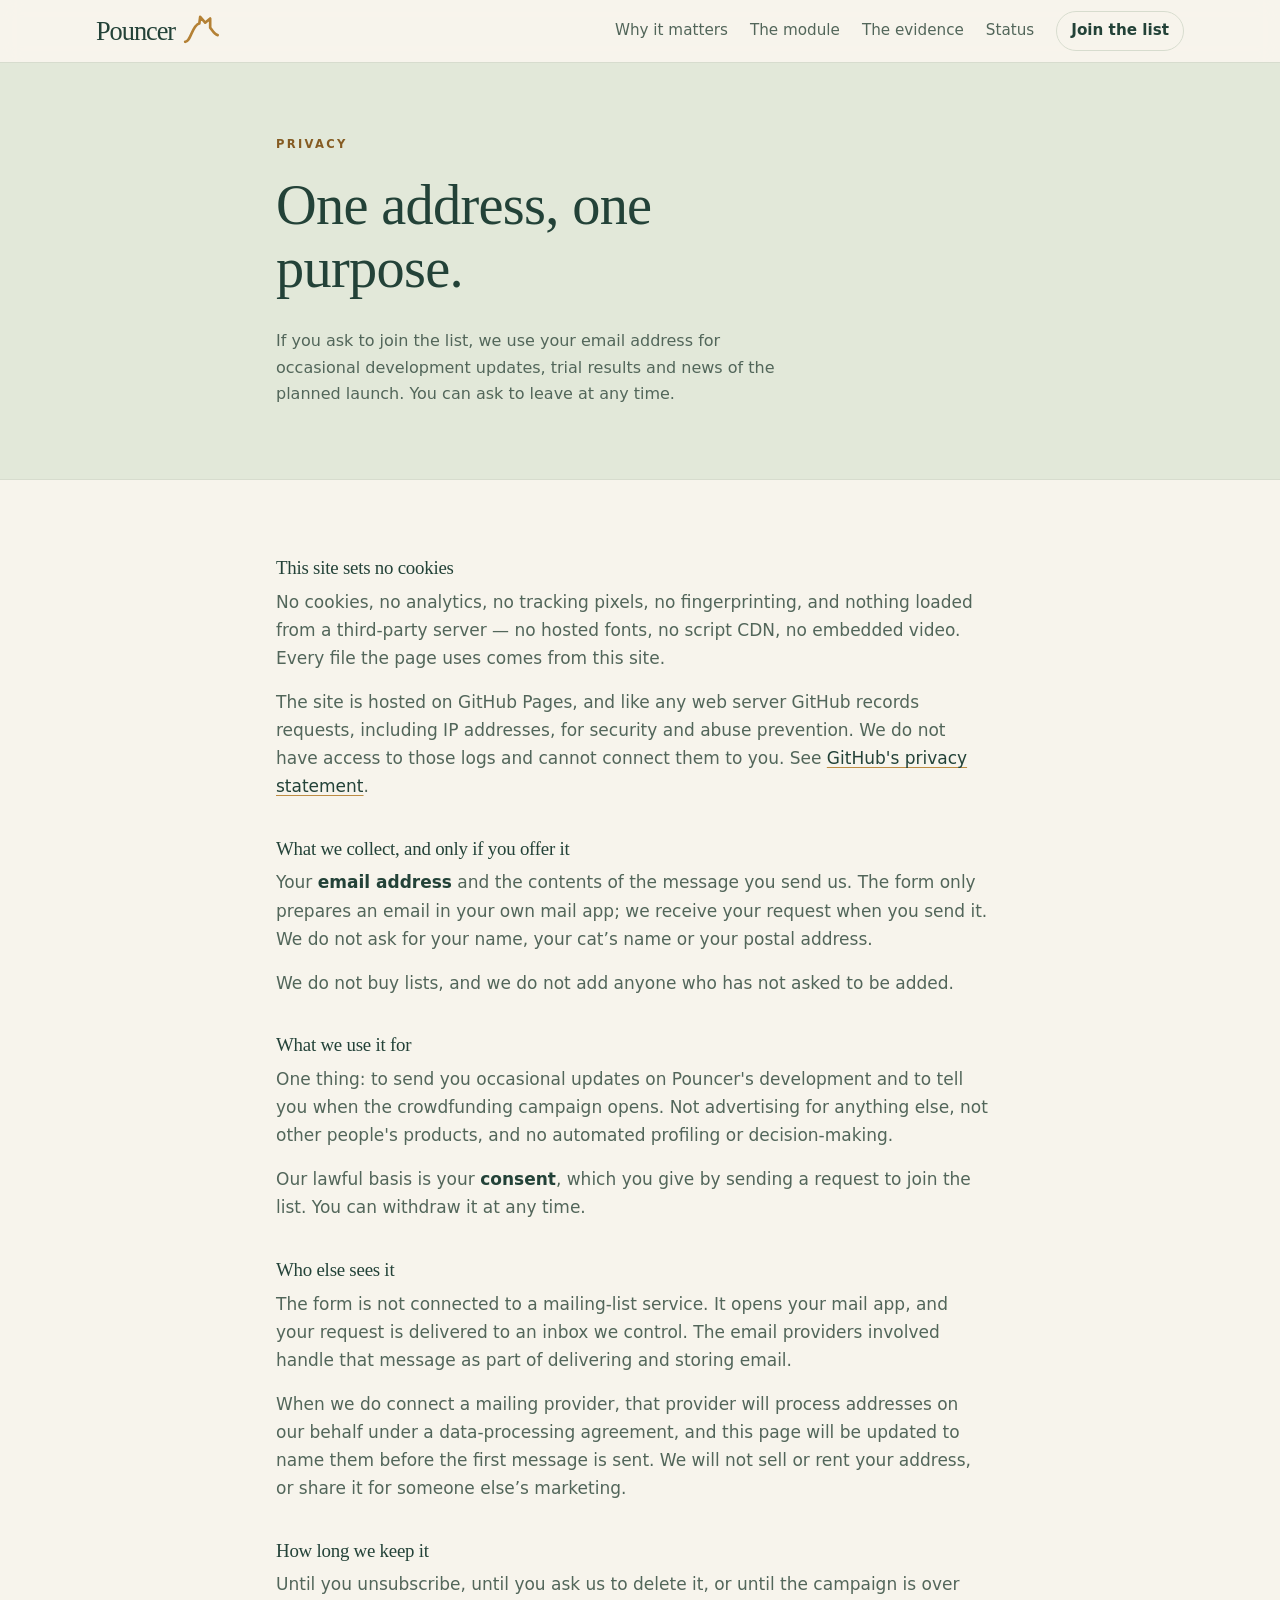
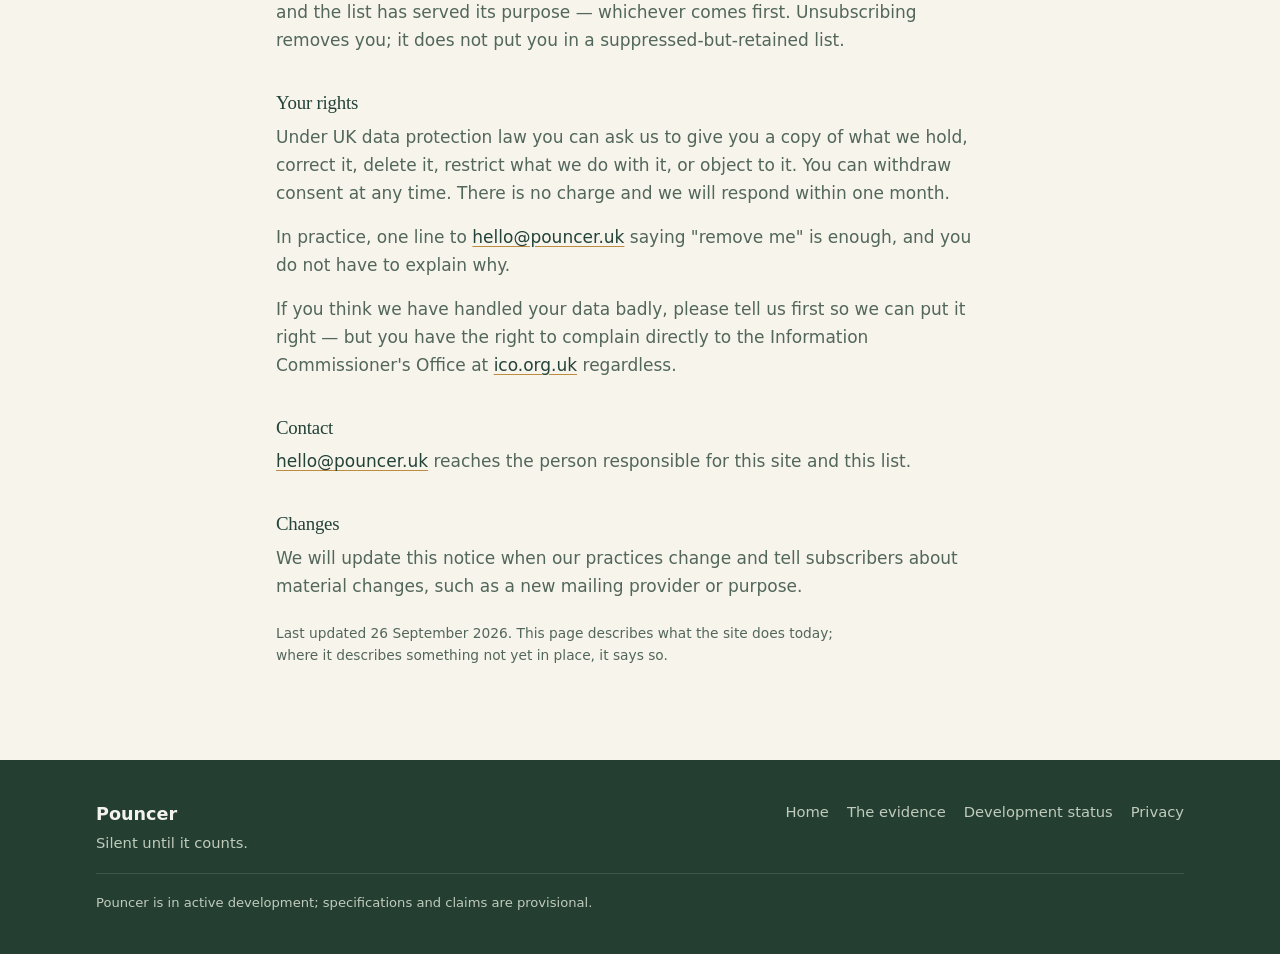
<file: privacy/index.html>
<!DOCTYPE html>
<html lang="en-GB">
<head>
<meta charset="utf-8">
<meta name="viewport" content="width=device-width, initial-scale=1">
<title>Privacy — Pouncer</title>
<meta name="description" content="What Pouncer does with your email address if you join the list: the short version is one address, one purpose, no cookies, no trackers, and deletion whenever you ask.">
<link rel="canonical" href="https://pouncer.uk/privacy/">
<meta name="theme-color" content="#243f32">
<meta name="robots" content="index, follow">
<link rel="icon" href="../assets/img/favicon.svg" type="image/svg+xml">
<link rel="stylesheet" href="../assets/css/styles.css">
<noscript><style>.nav-toggle{display:none}.site-nav{display:flex}</style></noscript>
</head>
<body>
<a class="skip-link" href="#main">Skip to content</a>

<header class="site-header">
  <div class="wrap header-inner">
    <a class="brand" href="../" aria-label="Pouncer home">
      <img src="../assets/img/logo.svg" alt="" width="34" height="34" aria-hidden="true">
      <span class="brand-word">Pouncer</span>
    </a>
    <button class="nav-toggle" type="button" aria-expanded="false" aria-controls="site-nav">
      <span class="nav-toggle-bar" aria-hidden="true"></span>
      <span class="sr-only">Menu</span>
    </button>
    <nav id="site-nav" class="site-nav" aria-label="Primary">
      <a href="../#why">Why it matters</a>
      <a href="../#product">The module</a>
      <a href="../#evidence">The evidence</a>
      <a href="../#status">Status</a>
      <a class="nav-cta" href="../preorder/">Join the list</a>
    </nav>
  </div>
</header>

<main id="main">
  <section class="hero hero-slim">
    <div class="wrap narrow">
      <p class="eyebrow">Privacy</p>
      <h1>One address, one purpose.</h1>
      <p class="lede">
        If you ask to join the list, we use your email address for occasional development updates, trial results and news of the planned launch. You can ask to leave at any time.
      </p>
    </div>
  </section>

  <section class="section">
    <div class="wrap narrow prose">

      <h2>This site sets no cookies</h2>
      <p>
        No cookies, no analytics, no tracking pixels, no fingerprinting, and nothing loaded from a
        third-party server — no hosted fonts, no script CDN, no embedded video. Every file the page uses comes from this site.
      </p>
      <p>
        The site is hosted on GitHub Pages, and like any web server GitHub records requests,
        including IP addresses, for security and abuse prevention. We do not have access to those
        logs and cannot connect them to you. See
        <a href="https://docs.github.com/en/site-policy/privacy-policies/github-general-privacy-statement" rel="noopener">GitHub's privacy statement</a>.
      </p>

      <h2>What we collect, and only if you offer it</h2>
      <p>
        Your <strong>email address</strong> and the contents of the message you send us. The form only prepares an email in your own mail app; we receive your request when you send it. We do not ask for your name, your cat’s name or your postal address.
      </p>
      <p>
        We do not buy lists, and we do not add anyone who has not asked to be added.
      </p>

      <h2>What we use it for</h2>
      <p>
        One thing: to send you occasional updates on Pouncer's development and to tell you when the
        crowdfunding campaign opens. Not advertising for anything else, not other people's
        products, and no automated profiling or decision-making.
      </p>
      <p>
        Our lawful basis is your <strong>consent</strong>, which you give by sending a request to join the list. You can withdraw it at any time.
      </p>

      <h2>Who else sees it</h2>
      <p>
        The form is not connected to a mailing-list service. It opens your mail app, and your request is delivered to an inbox we control. The email providers involved handle that message as part of delivering and storing email.
      </p>
      <p>
        When we do connect a mailing provider, that provider will process addresses on our behalf
        under a data-processing agreement, and this page will be updated to name them before the
        first message is sent. We will not sell or rent your address, or share it for someone else’s marketing.
      </p>

      <h2>How long we keep it</h2>
      <p>
        Until you unsubscribe, until you ask us to delete it, or until the campaign is over and the
        list has served its purpose — whichever comes first. Unsubscribing removes you; it does not
        put you in a suppressed-but-retained list.
      </p>

      <h2>Your rights</h2>
      <p>
        Under UK data protection law you can ask us to give you a copy of what we hold, correct it,
        delete it, restrict what we do with it, or object to it. You can withdraw consent at any
        time. There is no charge and we will respond within one month.
      </p>
      <p>
        In practice, one line to <a href="mailto:hello@pouncer.uk">hello@pouncer.uk</a> saying
        "remove me" is enough, and you do not have to explain why.
      </p>
      <p>
        If you think we have handled your data badly, please tell us first so we can put it right —
        but you have the right to complain directly to the Information Commissioner's Office at
        <a href="https://ico.org.uk/" rel="noopener">ico.org.uk</a> regardless.
      </p>

      <h2>Contact</h2>
      <p>
        <a href="mailto:hello@pouncer.uk">hello@pouncer.uk</a> reaches the person responsible for
        this site and this list.
      </p>
      <!-- Before the form is wired to a provider, add the registered legal entity and
           postal address here, and name the provider under "Who else sees it".
           See README.md, "Before the signup form goes live". -->

      <h2>Changes</h2>
      <p>
        We will update this notice when our practices change and tell subscribers about material changes, such as a new mailing provider or purpose.
      </p>

      <p class="fineprint">
        Last updated 26 September 2026. This page describes what the site does today; where it
        describes something not yet in place, it says so.
      </p>
    </div>
  </section>
</main>

<footer class="site-footer">
  <div class="wrap footer-inner">
    <div>
      <p class="footer-brand">Pouncer</p>
      <p class="footer-tag">Silent until it counts.</p>
    </div>
    <nav class="footer-links" aria-label="Footer">
      <a href="../">Home</a>
      <a href="../#evidence">The evidence</a>
      <a href="../#status">Development status</a>
      <a href="../privacy/">Privacy</a>
    </nav>
    <p class="footer-legal">
      Pouncer is in active development; specifications and claims are provisional.
    </p>
  </div>
</footer>

<script src="../assets/js/main.js" defer></script>
</body>
</html>
</file>
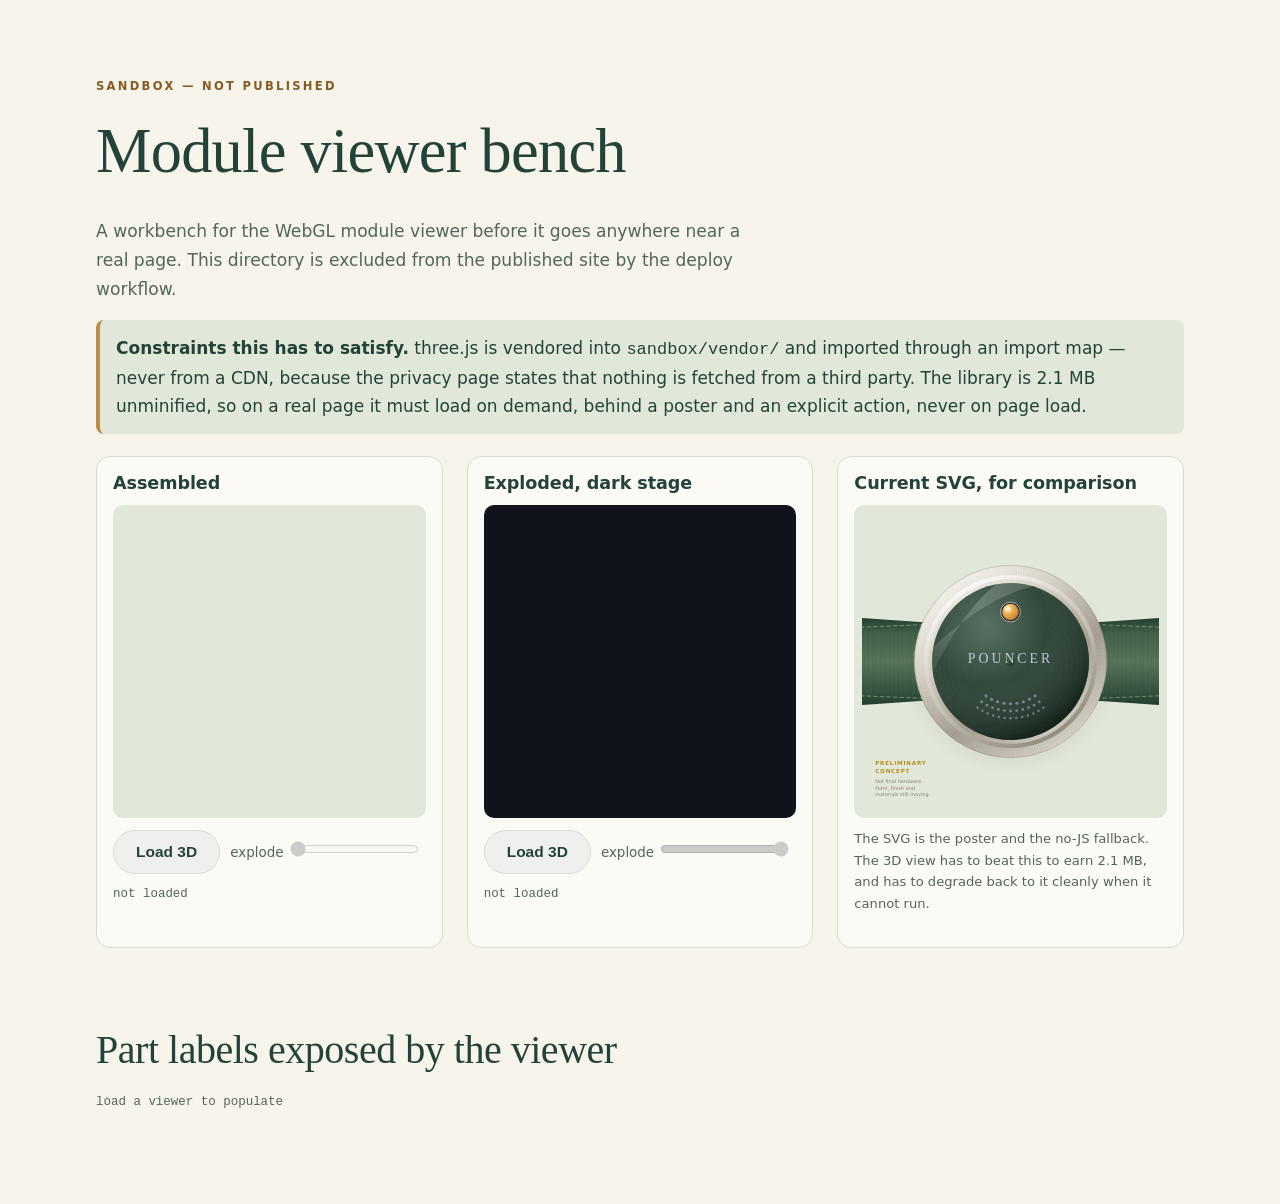
<file: sandbox/index.html>
<!DOCTYPE html>
<html lang="en-GB">
<head>
<meta charset="utf-8">
<meta name="viewport" content="width=device-width, initial-scale=1">
<title>Sandbox — module viewer</title>
<meta name="robots" content="noindex, nofollow">
<link rel="icon" href="../assets/img/favicon.svg" type="image/svg+xml">
<link rel="stylesheet" href="../assets/css/styles.css">
<style>
  .bench { display: grid; grid-template-columns: repeat(auto-fit, minmax(320px, 1fr)); gap: 24px; }
  .cell { background: var(--surface); border: 1px solid var(--line); border-radius: var(--radius); padding: 16px; }
  .cell h3 { margin-bottom: 10px; }
  .stage { aspect-ratio: 1 / 1; background: var(--surface-alt); border-radius: 10px; overflow: hidden; position: relative; }
  .stage.dark { background: #10131c; }
  .row { display: flex; gap: 10px; align-items: center; margin-top: 12px; flex-wrap: wrap; }
  .row label { font-size: .84rem; color: var(--muted); }
  input[type=range] { flex: 1 1 140px; }
  .note { font-size: .82rem; color: var(--muted); margin-top: 10px; }
  .metrics { font-family: ui-monospace, SFMono-Regular, Menlo, monospace; font-size: .78rem;
             color: var(--muted); white-space: pre-wrap; margin-top: 10px; }
  .warn { border-left: 4px solid var(--accent); padding: 14px 16px; background: var(--surface-alt);
          border-radius: 8px; margin-bottom: 22px; }
</style>
</head>
<body>
<main id="main">
  <section class="section">
    <div class="wrap">
      <p class="eyebrow">Sandbox — not published</p>
      <h1>Module viewer bench</h1>
      <p class="section-lede">
        A workbench for the WebGL module viewer before it goes anywhere near a real page. This
        directory is excluded from the published site by the deploy workflow.
      </p>

      <div class="warn">
        <strong>Constraints this has to satisfy.</strong> three.js is vendored into
        <code>sandbox/vendor/</code> and imported through an import map — never from a CDN,
        because the privacy page states that nothing is fetched from a third party. The library
        is 2.1&nbsp;MB unminified, so on a real page it must load on demand, behind a poster and
        an explicit action, never on page load.
      </div>

      <div class="bench">
        <div class="cell">
          <h3>Assembled</h3>
          <div class="stage" id="s1"></div>
          <div class="row">
            <button class="btn btn-ghost" data-load="s1">Load 3D</button>
            <label>explode <input type="range" min="0" max="100" value="0" data-ex="s1" disabled></label>
          </div>
          <p class="metrics" id="m1">not loaded</p>
        </div>

        <div class="cell">
          <h3>Exploded, dark stage</h3>
          <div class="stage dark" id="s2"></div>
          <div class="row">
            <button class="btn btn-ghost" data-load="s2">Load 3D</button>
            <label>explode <input type="range" min="0" max="100" value="100" data-ex="s2" disabled></label>
          </div>
          <p class="metrics" id="m2">not loaded</p>
        </div>

        <div class="cell">
          <h3>Current SVG, for comparison</h3>
          <div class="stage" style="display:grid;place-items:center;padding:8px">
            <img src="../assets/img/module-disc.svg" alt="" style="max-width:100%;height:auto">
          </div>
          <p class="note">
            The SVG is the poster and the no-JS fallback. The 3D view has to beat this to earn
            2.1&nbsp;MB, and has to degrade back to it cleanly when it cannot run.
          </p>
        </div>
      </div>

      <h2 style="margin-top:2em">Part labels exposed by the viewer</h2>
      <p class="metrics" id="labels">load a viewer to populate</p>
    </div>
  </section>
</main>

<script type="importmap">
{
  "imports": {
    "three": "../assets/3d/vendor/three.module.js",
    "three/addons/": "../assets/3d/vendor/addons/"
  }
}
</script>
<script type="module">
  import { mountViewer, webglAvailable } from '../assets/3d/viewer.js';

  const viewers = {};
  document.querySelectorAll('[data-load]').forEach((btn) => {
    btn.addEventListener('click', async () => {
      const id = btn.dataset.load;
      const el = document.getElementById(id);
      const metrics = document.getElementById(id === 's1' ? 'm1' : 'm2');
      if (!webglAvailable()) { metrics.textContent = 'WebGL unavailable — poster stays'; return; }
      btn.disabled = true; btn.textContent = 'Loading…';
      const t0 = performance.now();
      const slider = document.querySelector(`[data-ex="${id}"]`);
      const v = await mountViewer(el, {
        exploded: Number(slider.value) / 100,
        background: id === 's2' ? 0x10131c : null,
      });
      viewers[id] = v;
      slider.disabled = false;
      slider.addEventListener('input', () => v.setExploded(Number(slider.value) / 100));
      const info = v.renderer.info;
      metrics.textContent =
        `ready in ${Math.round(performance.now() - t0)} ms\n` +
        `draw calls ${info.render.calls} · triangles ${info.render.triangles}\n` +
        `geometries ${info.memory.geometries} · textures ${info.memory.textures}`;
      btn.textContent = 'Loaded';
      document.getElementById('labels').textContent =
        v.partLabels().map((p) => `${p.name.padEnd(10)} ${p.label}`).join('\n');
    });
  });
  window.__viewers = viewers;
</script>
</body>
</html>
</file>
<file: assets/css/styles.css>
/* Pouncer marketing site — single stylesheet, no external dependencies. */

:root {
  --bg: #f7f4ec;
  --surface: #fcfaf5;
  --surface-alt: #e2e8d9;
  --text: #234238;
  --muted: #52665a;
  --line: #d7dcce;
  --deep: #243f32;
  --deep-soft: #345340;
  --accent: #bd8c43;
  --accent-strong: #855b22;
  --on-deep: #f4f2ee;
  --on-deep-muted: #c0cbbb;
  --radius: 14px;
  --wrap: 1120px;
  --font: system-ui, -apple-system, "Segoe UI", Roboto, "Helvetica Neue", Arial, sans-serif;
  --cat: #345340;
  --cat-prey: #627c66;
  --cat-disc: #855b22;
  --font-display: ui-serif, Georgia, "Iowan Old Style", "Palatino Linotype", Palatino,
                  "Times New Roman", serif;
}

@media (prefers-color-scheme: dark) {
  :root:not([data-theme="light"]) {
    --bg: #101c16;
    --surface: #17271e;
    --surface-alt: #203429;
    --text: #f2f2e8;
    --muted: #b2c2b4;
    --line: #344c3b;
    --deep: #0d1912;
    --deep-soft: #243d2c;
    --accent: #f0ac44;
    --accent-strong: #f5c274;
    --on-deep: #f2f2e8;
    --on-deep-muted: #b0c1b1;
    --cat: #b2c9b6;
    --cat-prey: #9bb29f;
    --cat-disc: #f0ac44;
  }
}

*, *::before, *::after { box-sizing: border-box; }

/* A display rule must never resurrect a [hidden] element — the WhatsApp card
   stays hidden until a number is configured. */
[hidden] { display: none !important; }

html { scroll-behavior: smooth; }
@media (prefers-reduced-motion: reduce) {
  html { scroll-behavior: auto; }
  * { animation: none !important; transition: none !important; }
}

body {
  margin: 0;
  background: var(--bg);
  color: var(--text);
  font-family: var(--font);
  font-size: 17px;
  line-height: 1.65;
  -webkit-font-smoothing: antialiased;
}

h1, h2 {
  font-family: var(--font-display);
  font-weight: 400;
  line-height: 1.12;
  letter-spacing: -0.012em;
  margin: 0 0 .5em;
}
h1 { font-size: clamp(2.3rem, 5.8vw, 3.9rem); }
h2 { font-size: clamp(1.7rem, 3.6vw, 2.5rem); }
h3 { line-height: 1.25; letter-spacing: -0.005em; margin: 0 0 .5em;
     font-size: 1.1rem; font-weight: 650; }
p { margin: 0 0 1rem; }

a { color: inherit; text-decoration-color: var(--accent); text-underline-offset: 3px; }
a:hover { text-decoration-color: currentColor; }

img { max-width: 100%; height: auto; }

.wrap { width: 100%; max-width: var(--wrap); margin: 0 auto; padding: 0 16px; }
.wrap.narrow { max-width: 760px; }

.sr-only {
  position: absolute; width: 1px; height: 1px; padding: 0; margin: -1px;
  overflow: hidden; clip: rect(0 0 0 0); white-space: nowrap; border: 0;
}

.skip-link {
  position: absolute; left: -9999px; top: 0; z-index: 100;
  background: var(--accent); color: #243f32; padding: 10px 16px; border-radius: 0 0 8px 0;
}
.skip-link:focus { left: 0; }

:focus-visible { outline: 3px solid var(--accent); outline-offset: 2px; border-radius: 4px; }

/* ---------- header ---------- */

.site-header {
  position: sticky; top: 0; z-index: 40;
  background: color-mix(in srgb, var(--bg) 88%, transparent);
  backdrop-filter: blur(10px);
  border-bottom: 1px solid var(--line);
}

.header-inner {
  display: flex; align-items: center; gap: 16px;
  min-height: 62px;
}

.brand {
  display: inline-flex; align-items: center; gap: 11px;
  font-family: var(--font-display); font-weight: 400;
  letter-spacing: 0.06em; font-size: 1.18rem;
  text-decoration: none; margin-right: auto;
}
.brand-word { line-height: 1; }

.site-nav { display: flex; align-items: center; gap: 22px; font-size: .95rem; }
.site-nav a { text-decoration: none; color: var(--muted); }
.site-nav a:hover { color: var(--text); }
.site-nav .nav-cta {
  color: var(--text); font-weight: 600;
  border: 1px solid var(--line); border-radius: 999px; padding: 6px 14px;
}
.site-nav .nav-cta:hover { border-color: var(--accent); }

.nav-toggle {
  display: none; width: 42px; height: 38px;
  background: transparent; border: 1px solid var(--line); border-radius: 10px;
  color: inherit; cursor: pointer; position: relative;
}
.nav-toggle-bar,
.nav-toggle-bar::before,
.nav-toggle-bar::after {
  position: absolute; left: 50%; width: 18px; height: 2px; margin-left: -9px;
  background: currentColor; content: "";
}
.nav-toggle-bar { top: 50%; margin-top: -1px; }
.nav-toggle-bar::before { top: -6px; left: 0; margin-left: 0; }
.nav-toggle-bar::after { top: 6px; left: 0; margin-left: 0; }

@media (max-width: 820px) {
  .nav-toggle { display: block; order: 3; }
  .site-nav {
    order: 4; display: none; width: 100%;
    flex-direction: column; align-items: flex-start; gap: 4px;
    padding: 6px 0 16px;
  }
  .site-nav.is-open { display: flex; }
  .site-nav a { padding: 8px 0; width: 100%; }
  .header-inner { flex-wrap: wrap; }
}

/* ---------- hero ---------- */

.hero {
  background:
    radial-gradient(900px 420px at 78% 8%, var(--deep-soft), transparent 70%),
    var(--deep);
  color: var(--on-deep);
  padding: clamp(60px, 9vw, 124px) 0 clamp(68px, 10vw, 132px);
  border-bottom: 1px solid var(--line);
}

.hero-inner {
  display: grid; grid-template-columns: minmax(0, 1.05fr) minmax(0, .95fr);
  gap: clamp(24px, 5vw, 56px); align-items: center;
}

.eyebrow {
  text-transform: uppercase; letter-spacing: .2em; font-size: .72rem;
  font-weight: 700; color: var(--accent); margin-bottom: 20px;
}

.hero h1 { color: var(--on-deep); max-width: 22ch; }

.lede {
  font-size: clamp(1.02rem, 1.6vw, 1.18rem);
  color: var(--on-deep-muted); max-width: 52ch; margin-bottom: 28px;
}

.hero-actions { display: flex; flex-wrap: wrap; gap: 12px; margin-bottom: 20px; }

.hero-note { font-size: .88rem; color: var(--on-deep-muted); margin: 0; }
.hero-note a { color: var(--accent); }

.hero-art { justify-self: center; }

.btn {
  display: inline-block; padding: 12px 22px; border-radius: 999px;
  font-weight: 650; font-size: .97rem; text-decoration: none; cursor: pointer;
  border: 1px solid transparent; transition: transform .12s ease, background .12s ease;
}
.btn:active { transform: translateY(1px); }
.btn-primary { background: var(--accent); color: #243f32; }
.btn-primary:hover { background: var(--accent-strong); color: #fff; }
.btn-ghost { border-color: rgba(255,255,255,.28); color: var(--on-deep); }
.btn-ghost:hover { border-color: var(--accent); }

/* ---------- sections ---------- */

.section { padding: clamp(56px, 8.5vw, 116px) 0; }
/* Clear the sticky header when an anchor link lands on a section. */
.section, .hero { scroll-margin-top: 72px; }
.section-lede { color: var(--muted); max-width: 60ch; font-size: 1.07rem; line-height: 1.7; }
.section-problem, .section-updates { background: var(--surface-alt); }

/* problem comparison */

.compare {
  display: grid; grid-template-columns: repeat(auto-fit, minmax(240px, 1fr));
  gap: 16px; margin-top: 32px;
}
.compare-card {
  background: var(--surface); border: 1px solid var(--line);
  border-radius: var(--radius); padding: 22px;
}
.compare-card p { color: var(--muted); margin: 0; font-size: .96rem; }
.compare-card-ours { border-color: var(--accent); box-shadow: 0 0 0 1px var(--accent) inset; }
.compare-card-ours h3 { color: var(--accent-strong); }

/* steps */

.steps {
  list-style: none; margin: 34px 0 0; padding: 0;
  display: grid; grid-template-columns: repeat(auto-fit, minmax(230px, 1fr)); gap: 20px;
}
.step { position: relative; padding-top: 12px; border-top: 2px solid var(--line); }

/* Locally hosted painterly poses: explanatory artwork, not recorded trials. */
.cat-art { display:block; width:100%; height:auto; aspect-ratio:3/2; object-fit:contain; margin:0 auto 18px; }

/* Prey key. The glyph replaces the colour chip, so shape and colour encode the
   same three groups — redundant encoding, which survives colour-blindness
   where a chip alone does not. */
.key-glyph { width: 36px; height: 24px; fill: none; stroke: currentColor;
             stroke-width: 3.4; stroke-linecap: round; stroke-linejoin: round; }
.key-glyph-dot { fill: currentColor; stroke: none; }
.key-glyph-1 { color: var(--series-1); }
.key-glyph-2 { color: var(--series-2); }
.key-glyph-3 { color: var(--series-3); }
.step-num {
  display: inline-flex; align-items: center; justify-content: center;
  width: 28px; height: 28px; border-radius: 50%;
  background: var(--accent); color: #243f32;
  font-size: .85rem; font-weight: 700; margin-bottom: 10px;
}
.step p { color: var(--muted); font-size: .95rem; margin: 0; }

.callout {
  margin-top: 34px; padding: 18px 20px;
  background: var(--surface); border: 1px solid var(--line);
  border-left: 4px solid var(--accent); border-radius: 10px;
  color: var(--muted); font-size: .97rem;
}
.callout strong { color: var(--text); }

/* pillars */

.pillars {
  display: grid; grid-template-columns: repeat(auto-fit, minmax(250px, 1fr));
  gap: 18px; margin-top: 28px;
}
.pillar {
  background: var(--surface); border: 1px solid var(--line);
  border-radius: var(--radius); padding: 24px;
}
.pillar p { color: var(--muted); margin: 0; font-size: .96rem; }

/* status */

.status-list { list-style: none; margin: 30px 0 0; padding: 0; }
.status-list li {
  display: grid; grid-template-columns: 160px 1fr; gap: 18px;
  padding: 18px 0; border-top: 1px solid var(--line);
}
.status-list li:last-child { border-bottom: 1px solid var(--line); }
.status-list p { margin: 0; color: var(--muted); font-size: .96rem; }

.status-tag {
  align-self: start; display: inline-block; padding: 4px 10px; border-radius: 999px;
  font-size: .74rem; font-weight: 700; text-transform: uppercase; letter-spacing: .08em;
  border: 1px solid var(--line); white-space: nowrap;
}
.status-tag-done { background: var(--accent); color: #243f32; border-color: transparent; }
.status-tag-wip { color: var(--accent-strong); border-color: var(--accent); }
.status-tag-open { color: var(--muted); }

@media (max-width: 620px) {
  .status-list li { grid-template-columns: 1fr; gap: 8px; }
}

.fineprint { color: var(--muted); font-size: .86rem; margin-top: 22px; }

/* signup */

.signup { display: flex; flex-wrap: wrap; gap: 10px; margin-top: 26px; }
.signup input {
  flex: 1 1 260px; min-width: 0;
  padding: 12px 16px; font: inherit; font-size: .97rem;
  color: var(--text); background: var(--surface);
  border: 1px solid var(--line); border-radius: 999px;
}
.signup input::placeholder { color: var(--muted); }
.form-status { flex-basis: 100%; margin: 4px 0 0; font-size: .9rem; min-height: 1.4em; }
.form-status.is-error { color: var(--accent-strong); }

/* faq */

.section-faq details {
  border-bottom: 1px solid var(--line); padding: 16px 0;
}
.section-faq summary {
  cursor: pointer; font-weight: 650; list-style: none;
  display: flex; justify-content: space-between; align-items: center; gap: 16px;
}
.section-faq summary::-webkit-details-marker { display: none; }
.section-faq summary::after { content: "+"; color: var(--accent); font-size: 1.3rem; line-height: 1; }
.section-faq details[open] summary::after { content: "–"; }
.section-faq details p { color: var(--muted); margin: 12px 0 0; font-size: .96rem; max-width: 66ch; }

/* footer */

.site-footer {
  background: var(--deep); color: var(--on-deep);
  padding: 40px 0; margin-top: 0;
}
.footer-inner { display: grid; grid-template-columns: 1fr auto; gap: 18px 32px; align-items: start; }
.footer-brand { font-weight: 700; font-size: 1.1rem; margin: 0; }
.footer-tag { color: var(--on-deep-muted); margin: 2px 0 0; font-size: .92rem; }
.footer-links { display: flex; flex-wrap: wrap; gap: 18px; font-size: .92rem; }
.footer-links a { color: var(--on-deep-muted); text-decoration: none; }
.footer-links a:hover { color: var(--accent); }
.footer-legal {
  grid-column: 1 / -1; margin: 0; padding-top: 18px;
  border-top: 1px solid rgba(255,255,255,.12);
  color: var(--on-deep-muted); font-size: .82rem;
}

@media (max-width: 880px) {
  .hero-inner { grid-template-columns: 1fr; }
  .hero-art { max-width: 420px; }
  .footer-inner { grid-template-columns: 1fr; }
}

/* ---------- conservation section ---------- */

.section-why { background: var(--surface-alt); }

/* Visualization tokens. Categorical slots 1-3 of the reference palette,
   validated for both surfaces; the dark column is the same hues re-stepped
   for the dark surface, not an automatic flip. */
.viz-root {
  --surface-1: #ffffff;
  --series-1: #2a78d6;
  --series-2: #eb6834;
  --series-3: #1baf7a;
}
@media (prefers-color-scheme: dark) {
  :root:where(:not([data-theme="light"])) .viz-root {
    --surface-1: #17271e;
    --series-1: #3987e5;
    --series-2: #d95926;
    --series-3: #199e70;
  }
}
:root[data-theme="dark"] .viz-root {
  --surface-1: #17271e;
  --series-1: #3987e5;
  --series-2: #d95926;
  --series-3: #199e70;
}

.viz {
  margin: 32px 0 0;
  background: var(--surface-1);
  border: 1px solid var(--line);
  border-radius: var(--radius);
  padding: 24px;
}

.viz-title {
  font-weight: 650; font-size: 1rem; color: var(--text);
  margin-bottom: 16px;
}

/* Stacked bar: 2px surface gap between segments, 4px rounded ends. */
.bar { display: flex; gap: 2px; height: 46px; }
.bar-seg { display: block; min-width: 4px; }
.bar-seg:first-child { border-radius: 4px 0 0 4px; }
.bar-seg:last-child { border-radius: 0 4px 4px 0; }
.bar-seg-1 { background: var(--series-1); }
.bar-seg-2 { background: var(--series-2); }
.bar-seg-3 { background: var(--series-3); }

.viz-key {
  list-style: none; margin: 18px 0 0; padding: 0;
  display: grid; grid-template-columns: repeat(auto-fit, minmax(210px, 1fr)); gap: 12px 20px;
}
.viz-key li {
  display: grid; grid-template-columns: 36px auto 1fr; gap: 4px 8px; align-items: center;
}
.key-name { font-weight: 600; font-size: .95rem; }
.key-value { font-variant-numeric: tabular-nums; font-weight: 700; font-size: .95rem; }
.key-note { grid-column: 2 / -1; color: var(--muted); font-size: .85rem; }

.viz-note { margin: 18px 0 0; color: var(--muted); font-size: .84rem; }

.why-notes {
  display: grid; grid-template-columns: repeat(auto-fit, minmax(250px, 1fr));
  gap: 18px; margin-top: 26px;
}
.note-card {
  background: var(--surface); border: 1px solid var(--line);
  border-radius: var(--radius); padding: 22px;
}
.note-card p { color: var(--muted); margin: 0; font-size: .96rem; }

/* ---------- evidence section ---------- */

.table-scroll { overflow-x: auto; margin-top: 30px; }

.evidence-table {
  width: 100%; border-collapse: collapse; min-width: 0;
  background: var(--surface); border: 1px solid var(--line); border-radius: var(--radius);
}
.evidence-table th, .evidence-table td {
  text-align: left; padding: 14px 18px; border-bottom: 1px solid var(--line);
  font-size: .96rem; vertical-align: top;
}
.evidence-table thead th {
  font-size: .78rem; text-transform: uppercase; letter-spacing: .08em;
  color: var(--muted); font-weight: 700;
}
.evidence-table tbody th { font-weight: 600; }
.evidence-table tbody tr:last-child th,
.evidence-table tbody tr:last-child td { border-bottom: 0; }
.evidence-table td { color: var(--muted); }

/* Diverging pair for "change in prey brought home": two hues either side of a
   neutral zero, never red/green — the ink steps clear 4.5:1 for text, the mark
   steps clear 3:1 against the surface. */
.evidence-table {
  --dv-down: #2a78d6;  --dv-down-ink: #1f5ca8;
  --dv-up:   #eb6834;  --dv-up-ink:   #c14a1c;
  --dv-zero: #b0aa9e;
}
@media (prefers-color-scheme: dark) {
  :root:not([data-theme="light"]) .evidence-table {
    --dv-down: #3987e5;  --dv-down-ink: #7fb0f0;
    --dv-up:   #d95926;  --dv-up-ink:   #f0865a;
    --dv-zero: #59637a;
  }
}
:root[data-theme="dark"] .evidence-table {
  --dv-down: #3987e5;  --dv-down-ink: #7fb0f0;
  --dv-up:   #d95926;  --dv-up-ink:   #f0865a;
  --dv-zero: #59637a;
}

.delta { font-weight: 700; font-variant-numeric: tabular-nums; color: var(--text); }
.delta-down { color: var(--dv-down-ink); }
.delta-up { color: var(--dv-up-ink); }
.delta-flat { color: var(--muted); font-weight: 650; }

/* Diverging bar: zero is the centre, data-ends round away from it. */
.dbar {
  position: relative; height: 9px; margin: 0 0 9px;
  background: var(--surface-alt); border-radius: 5px; min-width: 0;
}
.dbar::before {
  content: ""; position: absolute; left: 50%; top: -4px; bottom: -4px;
  width: 1px; background: var(--dv-zero);
}
.dbar-fill { position: absolute; top: 0; bottom: 0; }
.dbar-neg { right: 50%; background: var(--dv-down); border-radius: 4px 0 0 4px; }
.dbar-pos { left: 50%; background: var(--dv-up); border-radius: 0 4px 4px 0; }
.dbar-zero {
  position: absolute; left: 50%; top: 50%;
  width: 7px; height: 7px; margin: -3.5px 0 0 -3.5px;
  border-radius: 50%; background: var(--muted);
}

.viz-note-table { margin-top: 14px; }

.verdict {
  margin-top: 32px; padding: 26px;
  background: var(--surface); border: 1px solid var(--accent);
  border-left: 4px solid var(--accent); border-radius: var(--radius);
}
.verdict h3 { font-family: var(--font-display); font-weight: 400; font-size: 1.32rem; }
.verdict p { color: var(--muted); font-size: .97rem; }
.verdict p:last-child { margin-bottom: 0; }
.verdict-foot { padding-top: 14px; border-top: 1px solid var(--line); color: var(--text) !important; }

/* ---------- sources ---------- */

.section-sources { padding-top: 0; }
.sources-heading {
  font-size: .8rem; text-transform: uppercase; letter-spacing: .1em;
  color: var(--muted); font-weight: 700;
}
.sources { list-style: none; margin: 0; padding: 0; }
.sources li {
  color: var(--muted); font-size: .86rem; line-height: 1.6;
  padding: 10px 0; border-top: 1px solid var(--line);
}
.sources a { color: var(--text); }

/* ---------- reserve page ---------- */

.hero-slim { padding: clamp(40px, 6vw, 72px) 0; }
.hero-slim h1 { max-width: 20ch; }
.hero-slim .lede { margin-bottom: 0; }

.promise {
  display: grid; grid-template-columns: repeat(auto-fit, minmax(260px, 1fr));
  gap: 18px;
}
.promise-col {
  background: var(--surface); border: 1px solid var(--line);
  border-radius: var(--radius); padding: 22px;
}
.promise-title { font-size: 1.05rem; margin-bottom: 14px; }

.ticks, .crosses { list-style: none; margin: 0; padding: 0; }
.ticks li, .crosses li {
  position: relative; padding-left: 26px; margin-bottom: 10px;
  color: var(--muted); font-size: .95rem;
}
.ticks li:last-child, .crosses li:last-child { margin-bottom: 0; }
.ticks li::before, .crosses li::before {
  position: absolute; left: 0; top: -1px; font-weight: 700; font-size: 1.05rem;
}
.ticks li::before { content: "✓"; color: var(--accent-strong); }
.crosses li::before { content: "×"; color: var(--muted); }

.channels {
  display: grid; grid-template-columns: repeat(auto-fit, minmax(280px, 1fr));
  gap: 18px; margin-top: 26px;
}
.channel {
  background: var(--surface); border: 1px solid var(--line);
  border-radius: var(--radius); padding: 24px;
  display: flex; flex-direction: column;
}
.channel h2 { font-size: 1.15rem; }
.channel > p { color: var(--muted); font-size: .96rem; }
.channel .btn { align-self: flex-start; }
.channel-foot {
  margin: auto 0 0; padding-top: 16px;
  color: var(--muted); font-size: .85rem;
}
.channel-whatsapp { border-color: var(--accent); }

.signup-stacked { flex-direction: column; align-items: stretch; margin-top: 4px; }
.signup-stacked input { flex: 0 0 auto; }
.signup-stacked .btn { align-self: flex-start; }

.price-note, .reassure {
  margin-top: 26px; padding: 24px;
  border: 1px solid var(--line); border-radius: var(--radius);
  background: var(--surface-alt);
}
.price-note h2, .reassure h2 { font-size: 1.05rem; }
.price-note p, .reassure p { color: var(--muted); font-size: .96rem; }
.price-note p:last-child, .reassure p:last-child { margin-bottom: 0; }
.reassure { border-left: 4px solid var(--accent); }
.reassure-links { padding-top: 6px; }
.reassure-links a { color: var(--text); }

/* ---------- product section ---------- */

.section-product { background: var(--surface-alt); }

/* The render is the centrepiece, not a column item. */
.product-stage {
  display: flex; justify-content: center;
  margin: clamp(24px, 4vw, 48px) 0 clamp(28px, 4vw, 52px);
}
.product-stage .product-figure { width: 100%; max-width: 560px; }

.product-facts-grid {
  display: grid; grid-template-columns: repeat(auto-fit, minmax(290px, 1fr));
  gap: clamp(22px, 3.5vw, 48px);
  max-width: 880px; margin: 0 auto;
}

.product-figure { margin: 0; }
.product-figure img { display: block; width: 100%; height: auto; }

.product-figure-wide {
  margin: 34px auto 0; max-width: 820px;
  background: var(--surface); border: 1px solid var(--line);
  border-radius: var(--radius); padding: 20px;
}
.product-figure-wide figcaption { font-family: var(--font-display); font-size: .98rem; }
.product-figure-wide figcaption {
  margin-top: 14px; padding-top: 14px; border-top: 1px solid var(--line);
  color: var(--muted); font-size: .9rem;
}

.product-facts h3 { font-size: .82rem; text-transform: uppercase; letter-spacing: .1em;
  color: var(--muted); font-weight: 700; margin-bottom: 12px; }
.product-facts h3 + ul { margin-bottom: 22px; }
.product-note { color: var(--muted); font-size: .9rem; margin: 0; }

.section-product .pillars { margin-top: 34px; }



/* The exploded diagram carries labelled callouts; below about 700px they would
   render too small to read, so the figure scrolls rather than shrinking. */
.figure-scroll { overflow-x: auto; }
.figure-scroll img { display: block; width: 100%; height: auto; }

@media (max-width: 700px) {
  .figure-scroll img { width: 620px; max-width: none; }
}

/* ---------- prose pages (privacy and similar) ---------- */

.prose h2 { font-size: 1.18rem; margin-top: 2em; }
.prose h2:first-child { margin-top: 0; }
.prose p { color: var(--muted); max-width: 66ch; }
.prose strong { color: var(--text); }
.prose a { color: var(--text); }

/* ---------- mid-page call to action ---------- */

.cta-band {
  background: var(--deep); color: var(--on-deep);
  padding: clamp(28px, 4vw, 40px) 0;
}
.cta-band-inner {
  display: flex; flex-wrap: wrap; align-items: center;
  justify-content: space-between; gap: 18px;
}
.cta-band p {
  margin: 0; color: var(--on-deep-muted);
  font-size: 1.02rem; max-width: 46ch;
}

/* ---------- optional module viewer ---------- */

.module-track { position: relative; margin: 0; min-width: 0; }

.module-sticky {
  position: relative;
  height: auto;
  display: flex; flex-direction: column; align-items: center; justify-content: center;
  gap: 10px;
}

.module-stage {
  position: relative;
  width: min(480px, 100%);
  aspect-ratio: 1 / 1;
}
.module-stage .product-figure,
.module-canvas { position: absolute; inset: 0; }
.module-canvas { opacity: 0; transition: opacity .5s ease; }

.module-stage[data-state="live"] .product-figure { opacity: 0; pointer-events: none; }
.module-stage[data-state="live"] .module-canvas { opacity: 1; }

.module-load {
  position: absolute; left: 50%; bottom: 4%; transform: translateX(-50%);
  font-size: .86rem; padding: 8px 16px;
}

.module-caption {
  margin: 0; color: var(--text); font-family: var(--font-display);
  font-size: 1.05rem; text-align: center; min-height: 1.6em;
}
.module-hint {
  margin: 0; color: var(--muted); font-size: .78rem;
  text-transform: uppercase; letter-spacing: .16em;
}
.module-stage[data-state="live"] ~ .module-hint { opacity: .55; }

/* Keep the static concept comfortable on short viewports. */
@media (max-height: 560px) {
  .module-track { height: auto; }
  .module-sticky { position: static; height: auto; }
}
@media (prefers-reduced-motion: reduce) {
  .module-track { height: auto; }
  .module-sticky { position: static; height: auto; }
  .module-hint { display: none; }
}

/* Nature identity: local photography, quiet editorial layouts. */
.brand { font-size: 1.65rem; letter-spacing: -.04em; gap: 6px; }
.brand img { order: 2; width: 40px; height: 40px; }
.hero { background: var(--bg); color: var(--text); padding: 0; }
.hero-inner { max-width: 1440px; padding-right: 0; gap: 0; grid-template-columns: 1fr 1.05fr; }
.hero-copy { padding: clamp(32px,5vw,76px) clamp(24px,4vw,60px) clamp(32px,5vw,76px) 16px; }
.hero h1 { color: var(--text); font-size: clamp(2.7rem,4.4vw,4.3rem); max-width: 19ch; }
.hero-definition { font-size: 1.2rem; line-height: 1.5; max-width: 36ch; margin-top: 24px; }
.hero .lede { color: var(--muted); font-size: 1rem; }
.hero-note { color: var(--muted); }
.hero-note a { color: var(--accent-strong); }
.hero-art { height: 100%; min-height: 630px; width: 100%; max-width: none; overflow: hidden; border-radius: 38% 0 0 12%; }
.hero-art img { display:block; width:100%; height:100%; object-fit:cover; object-position:72% center; }
.btn-primary { background: var(--text); color: var(--bg); }
.btn-primary:hover { background: var(--accent-strong); color: var(--bg); }
.btn-ghost { color: var(--text); border-color: var(--line); }
.eyebrow { color: var(--accent-strong); }
.nature-grid { display:grid; grid-template-columns:repeat(3,minmax(0,1fr)); gap:26px; margin-top:32px; }
.nature-grid figure { margin:0; }
.nature-grid img { display:block; width:100%; height:280px; object-fit:cover; border-radius:16px; }
.nature-grid figure:first-child img { object-position:center 28%; }
.nature-grid figure:nth-child(2) img { object-position:center 65%; }
.nature-grid h3 { font-family:var(--font-display); font-weight:400; font-size:1.5rem; margin:16px 0 6px; }
.nature-grid p { color:var(--muted); font-size:.95rem; }
.section-how { background:var(--surface-alt); }
.section-why { background:var(--bg); padding-top:20px; }
.section-updates { display:grid; grid-template-columns:1fr 1fr; padding:0; }
.updates-photo { min-height:480px; overflow:hidden; border-radius:0 80px 0 0; }
.updates-photo img { display:block; width:100%; height:100%; object-fit:cover; object-position:30% center; }
.section-updates > .wrap { padding:clamp(32px,5vw,72px); align-self:center; }
.hero-slim { padding:clamp(40px,6vw,72px) 0; background:var(--surface-alt); }
.hero-slim .lede { color:var(--muted); }
.module-stage { background:radial-gradient(ellipse at center,rgba(166,180,145,.18),transparent 68%); }
.module-stage::after { content:'PRELIMINARY · CONCEPT'; position:absolute; bottom:12px; left:12px; z-index:2; font-size:10px; letter-spacing:.14em; background:var(--bg); color:var(--muted); border:1px solid var(--line); border-radius:20px; padding:6px 10px; pointer-events:none; }
@media(min-width:1440px) { .hero-copy { padding-left:80px; } }
@media(max-width:880px) {
 .hero-inner { grid-template-columns:1fr; padding:0; }
 .hero-copy { padding:40px 24px; }
 .hero h1 { max-width:22ch; }
 .hero-art { min-height:0; height:420px; border-radius:80px 0 0 0; }
 .section-updates { grid-template-columns:1fr; }
 .updates-photo { min-height:0; height:340px; }
 .nature-grid { gap:16px; }
 .nature-grid img { height:220px; }
}
@media(max-width:560px) {
 .hero-art { height:310px; }
 .nature-grid { gap:10px; }
 .nature-grid img { height:120px; }
 .nature-grid figure:nth-child(3) img { object-position:center 65%; }
 .hero-actions { gap:8px; }
 .hero-actions .btn { padding:12px 17px; }
}

/* A quieter illustrated sequence, with room for each pose to breathe. */
.steps { grid-template-columns:repeat(4,minmax(0,1fr)); gap:28px; margin-top:42px; }
.step { border:0; padding:0; }
.step:not(:last-child)::after { content:''; position:absolute; width:58px; height:22px; border-top:1px solid var(--accent-strong); border-radius:50%; top:8px; right:-43px; transform:rotate(15deg); opacity:.65; }
.step-num { background:transparent; border:1px solid var(--line); color:var(--muted); width:24px; height:24px; font-size:.72rem; margin-bottom:12px; }
.step h3 { font-family:var(--font-display); font-size:1.4rem; font-weight:400; }
.step p { font-size:.92rem; line-height:1.65; }
.section-how .callout { background:transparent; border:0; border-top:1px solid var(--line); border-radius:0; padding:22px 0 0; font-size:.88rem; max-width:85ch; }
.compare-card,.note-card,.pillar { background:transparent; border:0; border-top:1px solid var(--line); border-radius:0; padding:24px 0; }
.compare-card-ours { box-shadow:none; border-color:var(--accent-strong); }
.section-product { background:var(--bg); }

@media(max-width:880px) { .steps { grid-template-columns:repeat(2,minmax(0,1fr)); gap:36px 24px; } .step::after { display:none; } }
@media(max-width:480px) { .steps { gap:30px 16px; } .step h3 { font-size:1.16rem; } .step p { font-size:.85rem; } .cat-art { margin-bottom:10px; } }
@media(prefers-reduced-motion:reduce),(max-height:560px) { .module-track { height:auto; } }

.hero-art img { object-position:right center; }

/* Page rhythm: a short introduction, the idea, the object, then the evidence. */
.section { padding: clamp(48px, 6vw, 84px) 0; }
.nature-story { border-top:1px solid var(--line); }
.nature-inner { display:grid; grid-template-columns:1fr 1.2fr; align-items:center; gap:56px; }
.nature-copy h2 { max-width:15ch; }
.nature-copy p:not(.eyebrow) { color:var(--muted); font-size:.98rem; }
.text-link { color:var(--text); font-size:.9rem; text-underline-offset:5px; }
.nature-grid { margin:0; gap:16px; }
.nature-grid img { height:200px; border-radius:60px 60px 12px 12px; }
.nature-grid figcaption { font-size:.8rem; color:var(--muted); margin-top:10px; text-align:center; }
.product-overview { display:grid; grid-template-columns:1fr 1fr; gap:48px; align-items:center; margin:32px 0; }
.product-facts-grid { display:grid; grid-template-columns:1fr; gap:24px; margin:0; }
.product-facts h3 { font-family:var(--font-display); font-size:1.35rem; font-weight:400; text-transform:none; letter-spacing:normal; color:var(--text); }
.module-controls { width:min(320px,100%); text-align:center; }
.module-controls[hidden] { display:none; }
.module-controls label { display:block; font-size:.88rem; }
.module-controls input { width:100%; accent-color:var(--accent-strong); min-height:44px; cursor:pointer; }
.module-controls span { display:block; color:var(--muted); font-size:.75rem; }
.design-details,.research-details { border-top:1px solid var(--line); border-bottom:1px solid var(--line); margin-top:28px; padding:18px 0; }
.design-details summary,.research-details summary { cursor:pointer; font-weight:600; padding:4px 0; }
.research-details > p { color:var(--muted); max-width:75ch; }
.design-details .product-figure-wide { max-width:720px; margin:24px auto; }
.section-status { background:var(--surface-alt); }
.status-list { display:grid; grid-template-columns:1fr 1fr; column-gap:40px; }
.status-list li { grid-template-columns:1fr; gap:12px; padding:22px 0; align-content:start; }
.status-list li:last-child { border-bottom:0; }
.section-faq > .wrap { max-width:var(--wrap); display:grid; grid-template-columns:1fr 2fr; column-gap:64px; }
.section-faq h2 { grid-row:1 / span 20; }
.section-faq details { grid-column:2; }
.section-updates .updates-photo { min-height:420px; }
.section-sources { padding:40px 0; }
.section-sources > .wrap { max-width:var(--wrap); }
.sources { columns:2; column-gap:40px; }
.sources li { break-inside:avoid; }
@media(max-width:880px) {
 .nature-inner { grid-template-columns:1fr; gap:24px; }
 .nature-copy h2 { max-width:none; }
 .nature-grid img { height:170px; }
 .product-overview { grid-template-columns:1fr; gap:30px; }
 .product-facts-grid { grid-template-columns:1fr 1fr; }
 .section-faq > .wrap { display:block; }
 .section-updates .updates-photo { min-height:0; height:260px; }
}
@media(max-width:560px) {
 .wrap { padding-left:22px; padding-right:22px; }
 .hero-inner { padding:0; }
 .nature-story { padding:32px 0; }
 .nature-copy h2 { font-size:1.85rem; }
 .nature-copy p:not(.eyebrow) { font-size:.9rem; }
 .nature-grid { gap:10px; }
 .nature-grid img { height:120px; border-radius:40px 40px 8px 8px; }
 .nature-grid figcaption { font-size:.7rem; }
 .product-facts-grid,.status-list { grid-template-columns:1fr; }
 .module-caption { font-size:.92rem; }
 .sources { columns:1; }
 .section-updates .updates-photo { height:220px; }
}

/* Each intervention and its result stay together on narrow screens. */
@media(max-width:600px) {
 .evidence-table { display:block; border:0; background:transparent; }
 .evidence-table thead { position:absolute; width:1px; height:1px; overflow:hidden; clip-path:inset(50%); }
 .evidence-table tbody { display:grid; gap:12px; }
 .evidence-table tbody tr { display:block; border:1px solid var(--line); border-radius:var(--radius); background:var(--surface); padding:18px; }
 .evidence-table tbody th,.evidence-table tbody td { display:block; width:auto; border:0; padding:0; }
 .evidence-table tbody th { margin-bottom:16px; }
 .evidence-table tbody td { font-size:.92rem; }
 .evidence-table .dbar { margin-bottom:12px; }
}
</file>
